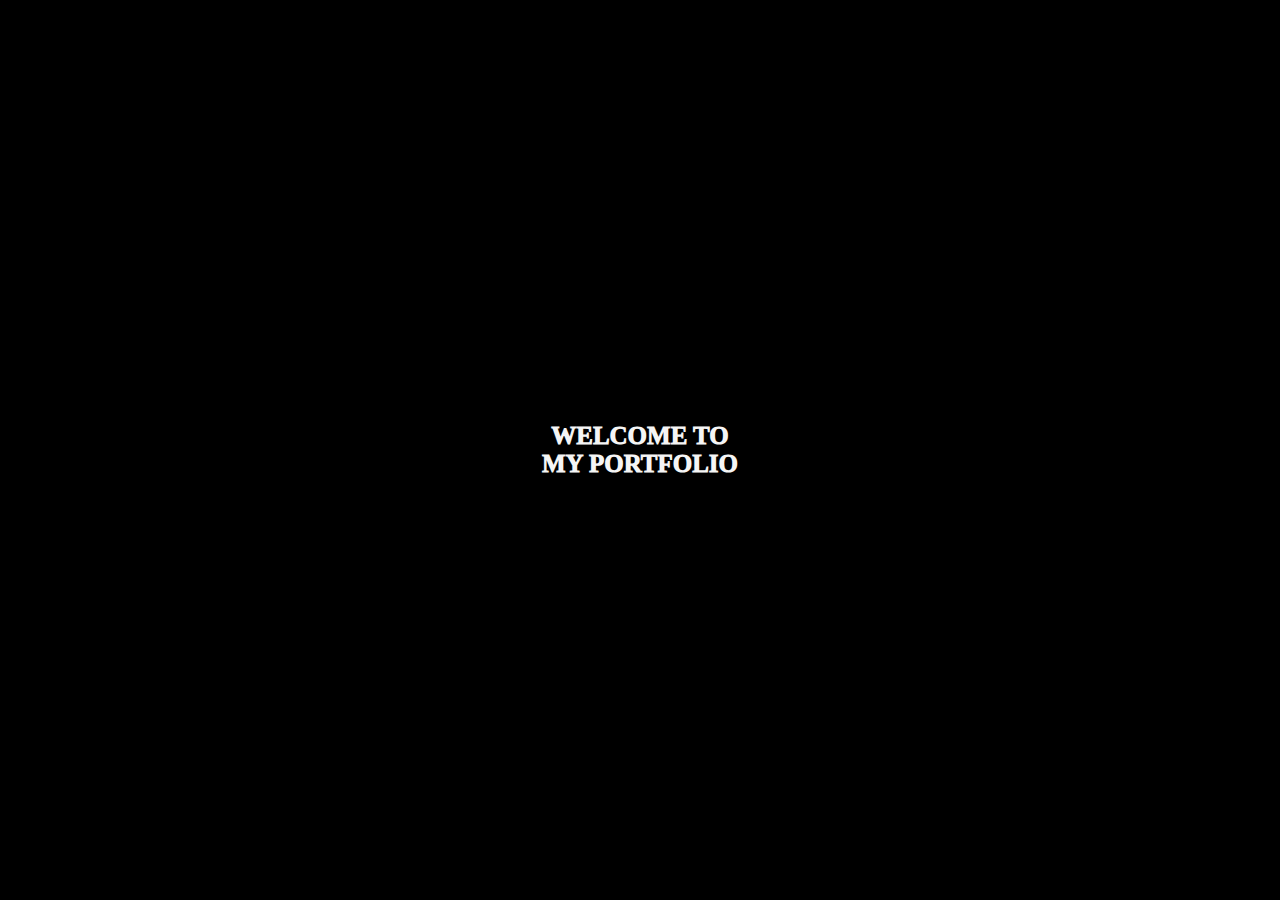
<file: index.html>
<!DOCTYPE html>
<html lang="en">

<head>
    <meta charset="UTF-8">
    <meta name="viewport" content="width=device-width, initial-scale=1.0">
    <title> I.K Portfolio</title>
    <link rel="stylesheet" href="/css/style.css">
    <link rel="icon" href="unnamed.png">
    <link rel="stylesheet" href="https://cdnjs.cloudflare.com/ajax/libs/font-awesome/6.5.1/css/all.min.css"
        integrity="sha512-DTOQO9RWCH3ppGqcWaEA1BIZOC6xxalwEsw9c2QQeAIftl+Vegovlnee1c9QX4TctnWMn13TZye+giMm8e2LwA=="
        crossorigin="anonymous" referrerpolicy="no-referrer" />
    <link rel="stylesheet" href="/css/media.css">
</head>

<body>

    <div class="preloader">
        <div class="loader">WELCOME TO <br>MY PORTFOLIO</div>
    </div>
    <div class="main">
        <div class="nav">
            <ul class="logo">
                <a href="#">
                    <span>I</span>rfan
                </a>
            </ul>
            <div class="nav-toggler">
                <i class="fas fa-bars"></i>
            </div>
            <div class="navbar">
                <ul>
                    <li class="hide"><a href="#home" class="active">Home</a></li>
                    <li><a href="#about" class="abouthide">About</a></li>
                    <li><a href="#portfolio">Portfolio</a></li>
                    <li><a href="#contact">Contact</a></li>
                </ul>
            </div>
        </div>

        <!-- ----------home section------- -->
        <div class="main-content">
            <section class="home section" id="home">
                <div class="container padding-15">
                    <div class="socialicon ">
                       
                        <a href="https://www.linkedin.com/in/irfan-khan-00776431b/" target="_blank"><i
                                class="fa-brands fa-linkedin"></i></a>
                        <a href="https://www.behance.net/irfankhan724" target="_blank">
                            <i class="fa-brands fa-behance"></i></a>
                    </div>
                    <div class="information">
                        <h3>Hello, I Am</h3>
                        <h1>Irfan </h1>
                        <p>UI/UX Designer  and  <br>Website designing </p>
                    </div>
                    <div class="resume btn padding-15"><a href="UI UX resume.png" target="_blank">Download CV</a>
                    </div>
                </div>
                <div class="profileimage">
                    <img src="image/WhatsApp Image 2025-10-16 at 11.04.59 AM.jpeg" alt="">
                </div>
            </section>

            <!-- ----------about section-------- -->
            <section class="about section" id="about">
                <div class="container padding-15">
                    <div class="row">
                        <div class="section-title">
                            <h2>About Me</h2>
                        </div>
                        <div class="row">
                            <div class="about-content">
                                <div class="row">
                                    <div class="about-self">
                                        <h1>My Name Is Irfan khan</h1>
                                        <p>My name is Irfan Khan. I am currently pursuing my B.A. graduation (second year running)  and building <br> my skills as a UI/UX designer. I am passionate about creating  user-friendly and creative digital experiences,<br> and I am continuously learning to improve my design skills.</p>
                                    </div>
                                </div>
                                <div class="row">
                                    <div class="personalinfo">
                                        <h3>Personal Info</h3>
                                        <div class="row">
                                            <div class="info">
                                                <p>Birdhday : <span>29 Jul 2025</span></p>
                                            </div>
                                            <div class="info">
                                                <p>Age : <span>20</span></p>
                                            </div>
                                            <div class="info">
                                                <p>Email ID : <span>irfankhan797651@gmail.com</span></p>
                                            </div>
                                            <div class="info">
                                                <p>Mobile Num : <span>7976157299</span></p>
                                            </div>
                                            <div class="info">
                                                <p>Address : <span>zahra residensi  M S Dulplex, Sahe Alam Road Danilimda,
                                                        </span></p>
                                            </div>
                                            <div class="info">
                                                <p>City : <span>Ahmedabad</span></p>
                                            </div>
                                        </div>
                                    </div>
                                    <div class="skills">
                                        <h3>skills</h3>
                                        <div class="row padding-15">
                                            <div class="skillsitem">
                                                <h5>FIGMA</h5>
                                                <div class="progress">
                                                    <div class="progressbar" style="width: 90%;">
                                                    </div>
                                                    <div class="skillpercentage">
                                                        90%
                                                    </div>
                                                </div>
                                            </div>
                                            <div class="skillsitem">
                                                <h5>ADOBE XD</h5>
                                                <div class="progress">
                                                    <div class="progressbar" style="width: 85%;">
                                                    </div>
                                                    <div class="skillpercentage">
                                                        85%
                                                    </div>
                                                </div>
                                            </div>
                                            <div class="skillsitem">
                                                <h5>PHOTOSHOP</h5>
                                                <div class="progress">
                                                    <div class="progressbar" style="width: 70%;">
                                                    </div>
                                                    <div class="skillpercentage">
                                                        70%
                                                    </div>
                                                </div>
                                            </div>
                                            <div class="skillsitem">
                                                <h5>WIREFRAMING</h5>
                                                <div class="progress">
                                                    <div class="progressbar" style="width: 60%;">
                                                    </div>
                                                    <div class="skillpercentage">
                                                        60%
                                                    </div>
                                                </div>
                                            </div>
                                            <div class="skillsitem">
                                                <h5>HTML/CSS</h5>
                                                <div class="progress">
                                                    <div class="progressbar" style="width: 60%;">
                                                    </div>
                                                    <div class="skillpercentage">
                                                        50%
                                                    </div>
                                                </div>
                                            </div>
                                            

                                        </div>
                                    </div>
                                </div>
                            </div>
                        </div>
                    </div>
                </div>
            </section>
            <!-- ----------portfolio section-------  -->
            <section class="portfolio section" id="portfolio">
                <div class="portcontainer padding-15">
                    <div class="row">
                        <div class="section-title">
                            <h2>Portfolio</h2>
                        </div>
                        <div class="row">
                            <div class="portcontent">
                                <div class="row">
                                    <div class="project-gallery">
                                        <div class="site1">
                                            <a href="/flex/index.html" target="_blank"><img src="/image/flex.png"
                                                    alt="">
                                                <h3>FLEX</h3>
                                            </a>
                                        </div>

                                        <div class="site1">
                                            <a href="/grid/Coffee Website/index.html"><img src="/image/grid.png" alt="">
                                                <h3>grid</h3>
                                            </a>
                                        </div>
                                        <div class="site1">
                                            <a href="/Bootstrap/index.html"><img src="/image/bootstrap.png" alt="">
                                                <h3 style="left: 40px;">bootstrap</h3>
                                            </a>
                                        </div>
                                    </div>
                                </div>
                            </div>
                        </div>
                    </div>
                </div>
            </section>

            <!-- -----------contact section----------- -->
            <section class="contact section" id="contact">
                <div class="contact-container padding-15">
                    <div class="row">
                        <div class="section-title">
                            <h2 style="color: white;">Contact</h2>
                        </div>
                        <div class="submitform">
                            <form action="">
                                <div class="row1">
                                    <div class="input-name">
                                        <input type="text" id="name" required>
                                        <label for="name">Name</label>
                                    </div>
                                    <div class="input-name">
                                        <input type="text" id="num" required>
                                        <label for="num">Mobile Number</label>
                                    </div>
                                </div>
                                <div class="input-name">
                                    <input type="email" id="email" required>
                                    <label for="email">Email</label>
                                </div>
                                <div class="input-name">
                                    <textarea id="message" rows="6" required></textarea>
                                    <label for="email">Message</label>
                                </div>
                                <div class="btn1">
                                    <button type="submit">Send message</button>
                                </div>

                            </form>
                        </div>
                    </div>
                </div>
            </section>
        </div>
    </div>

    <script src="/js/style.js"></script>
</body>

</html>
</file>
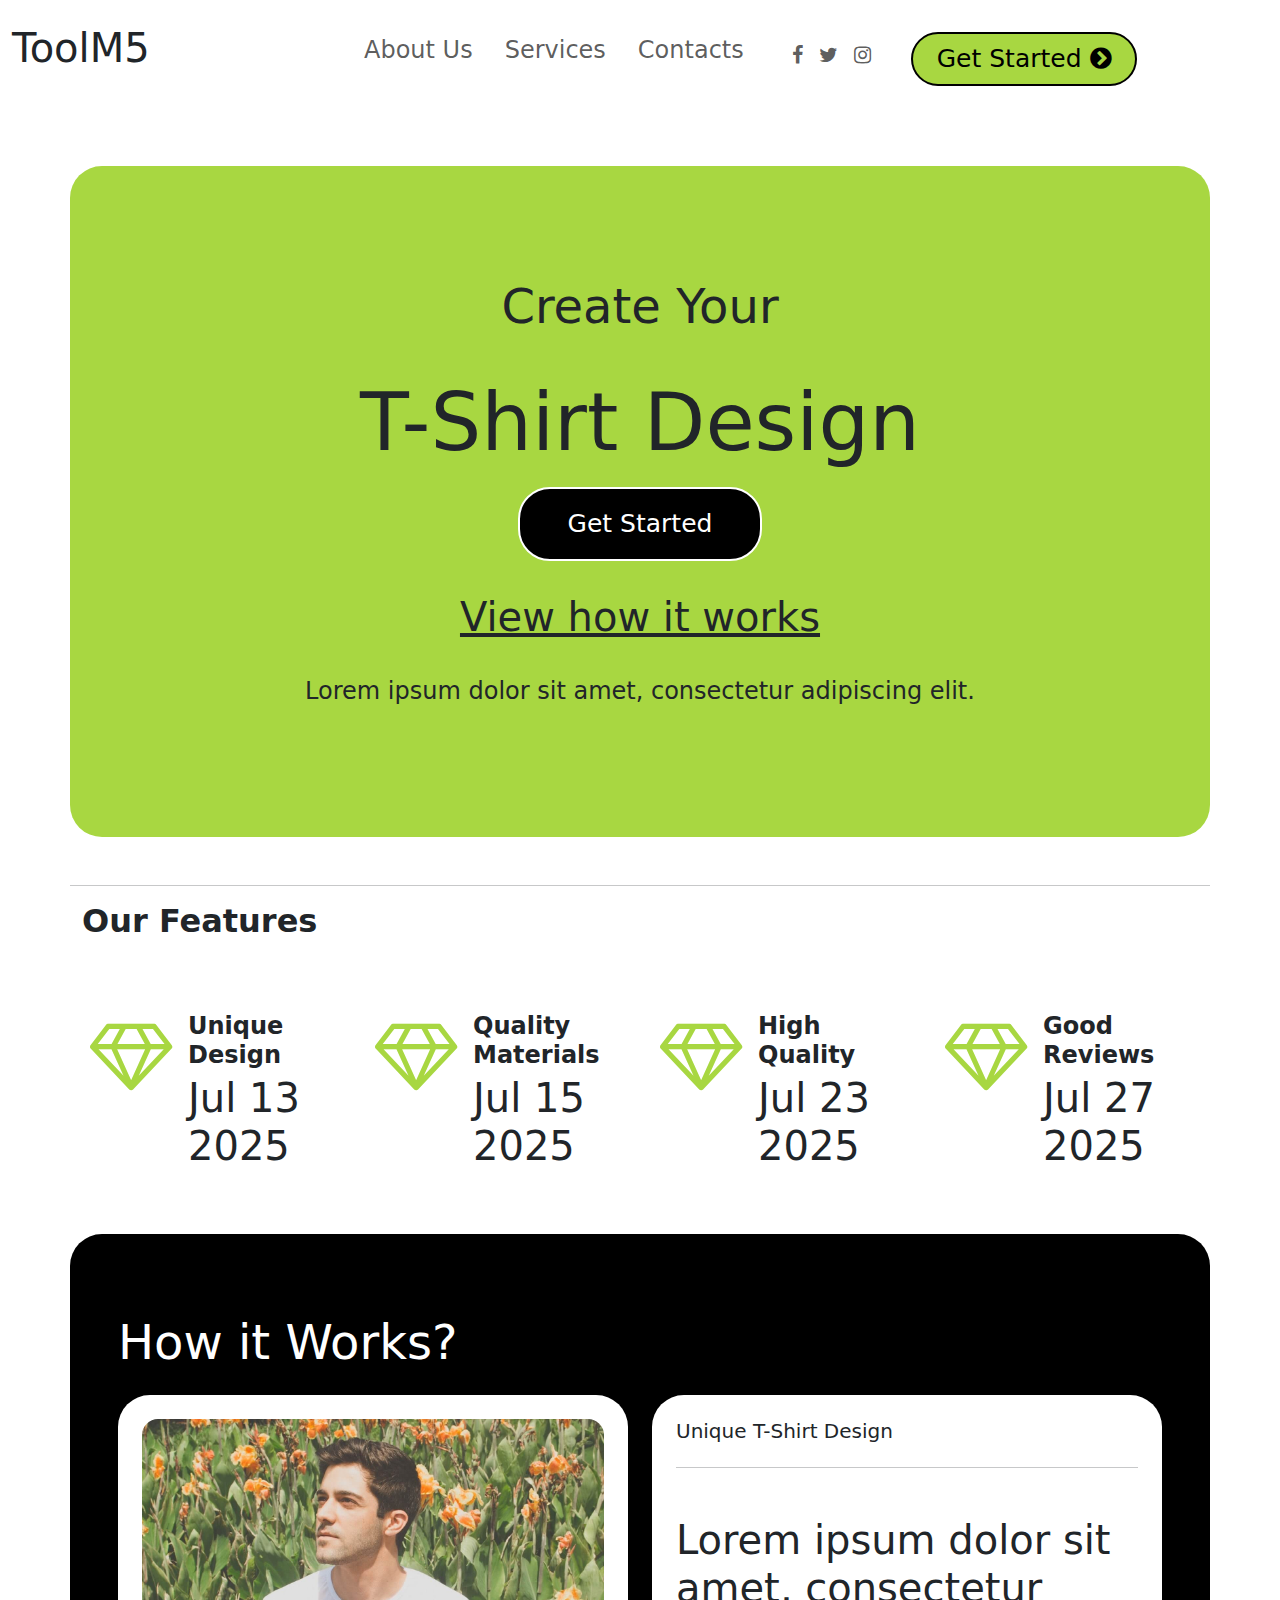
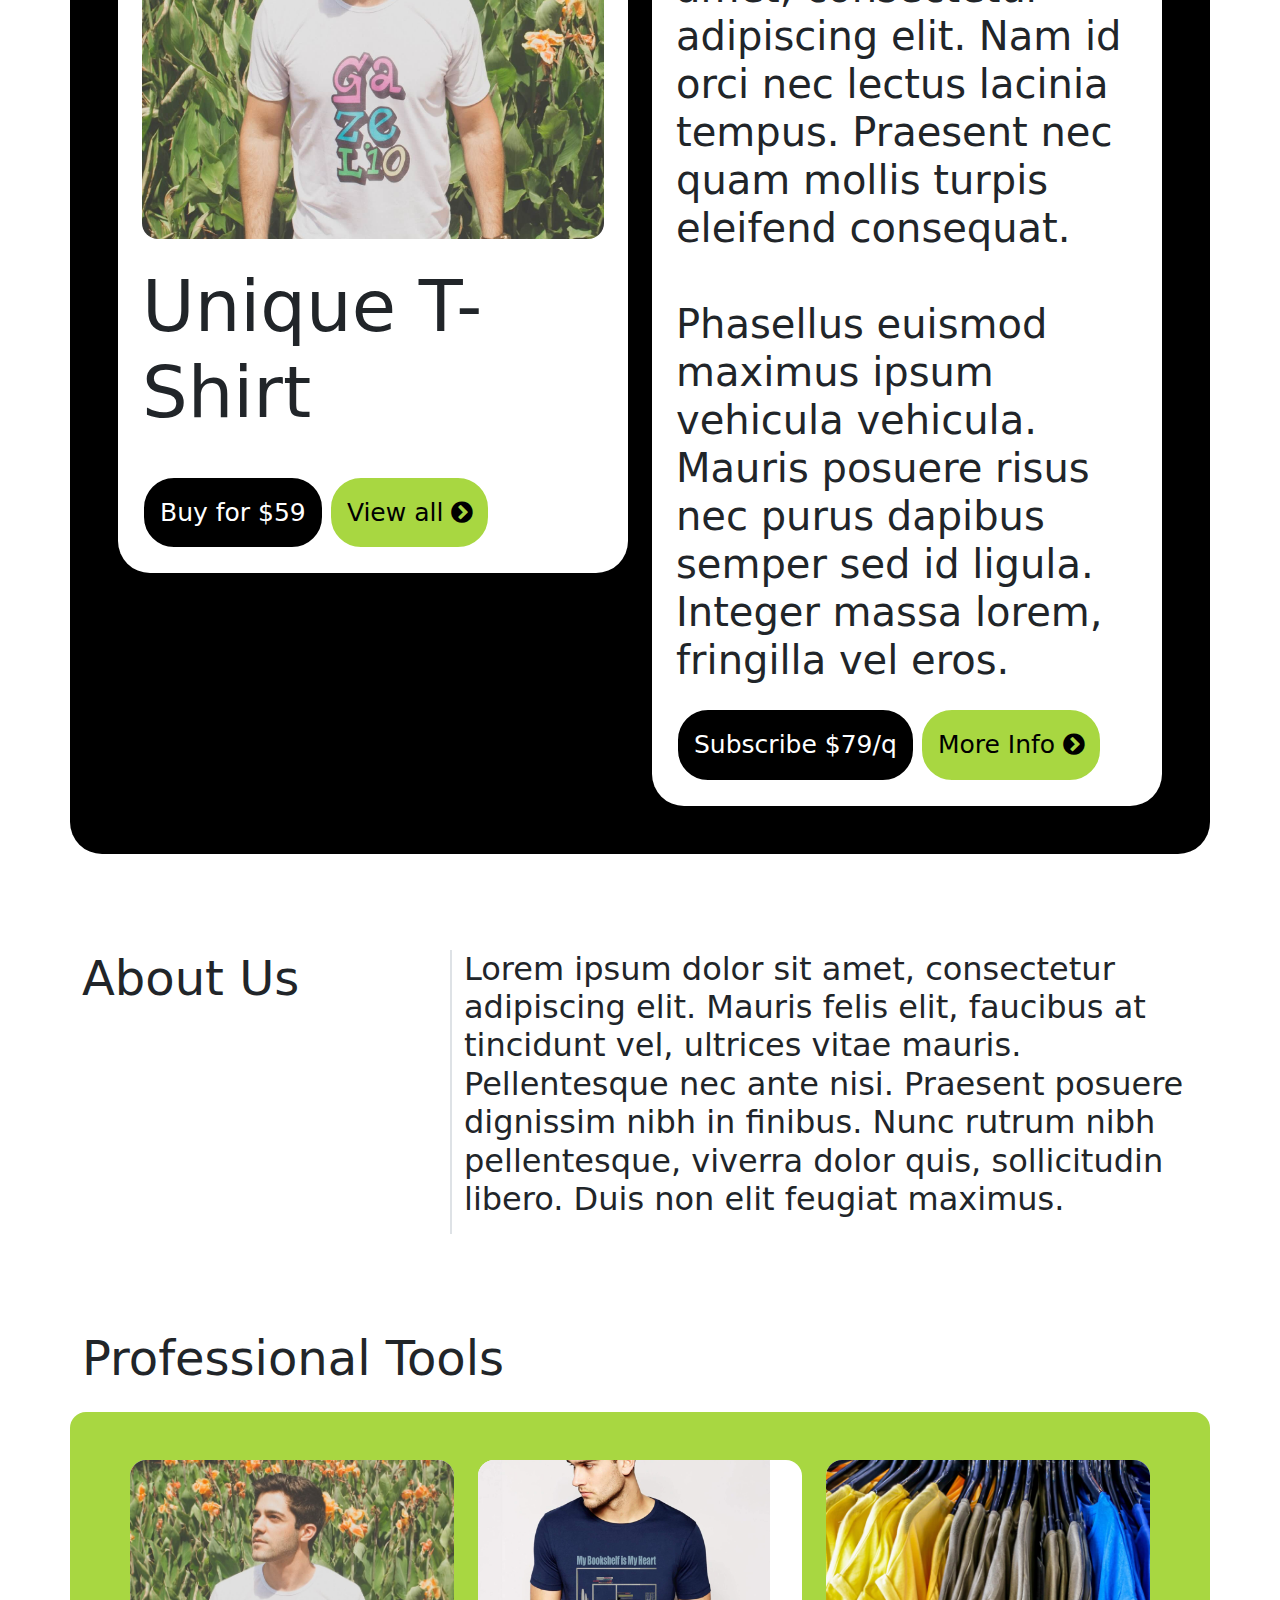
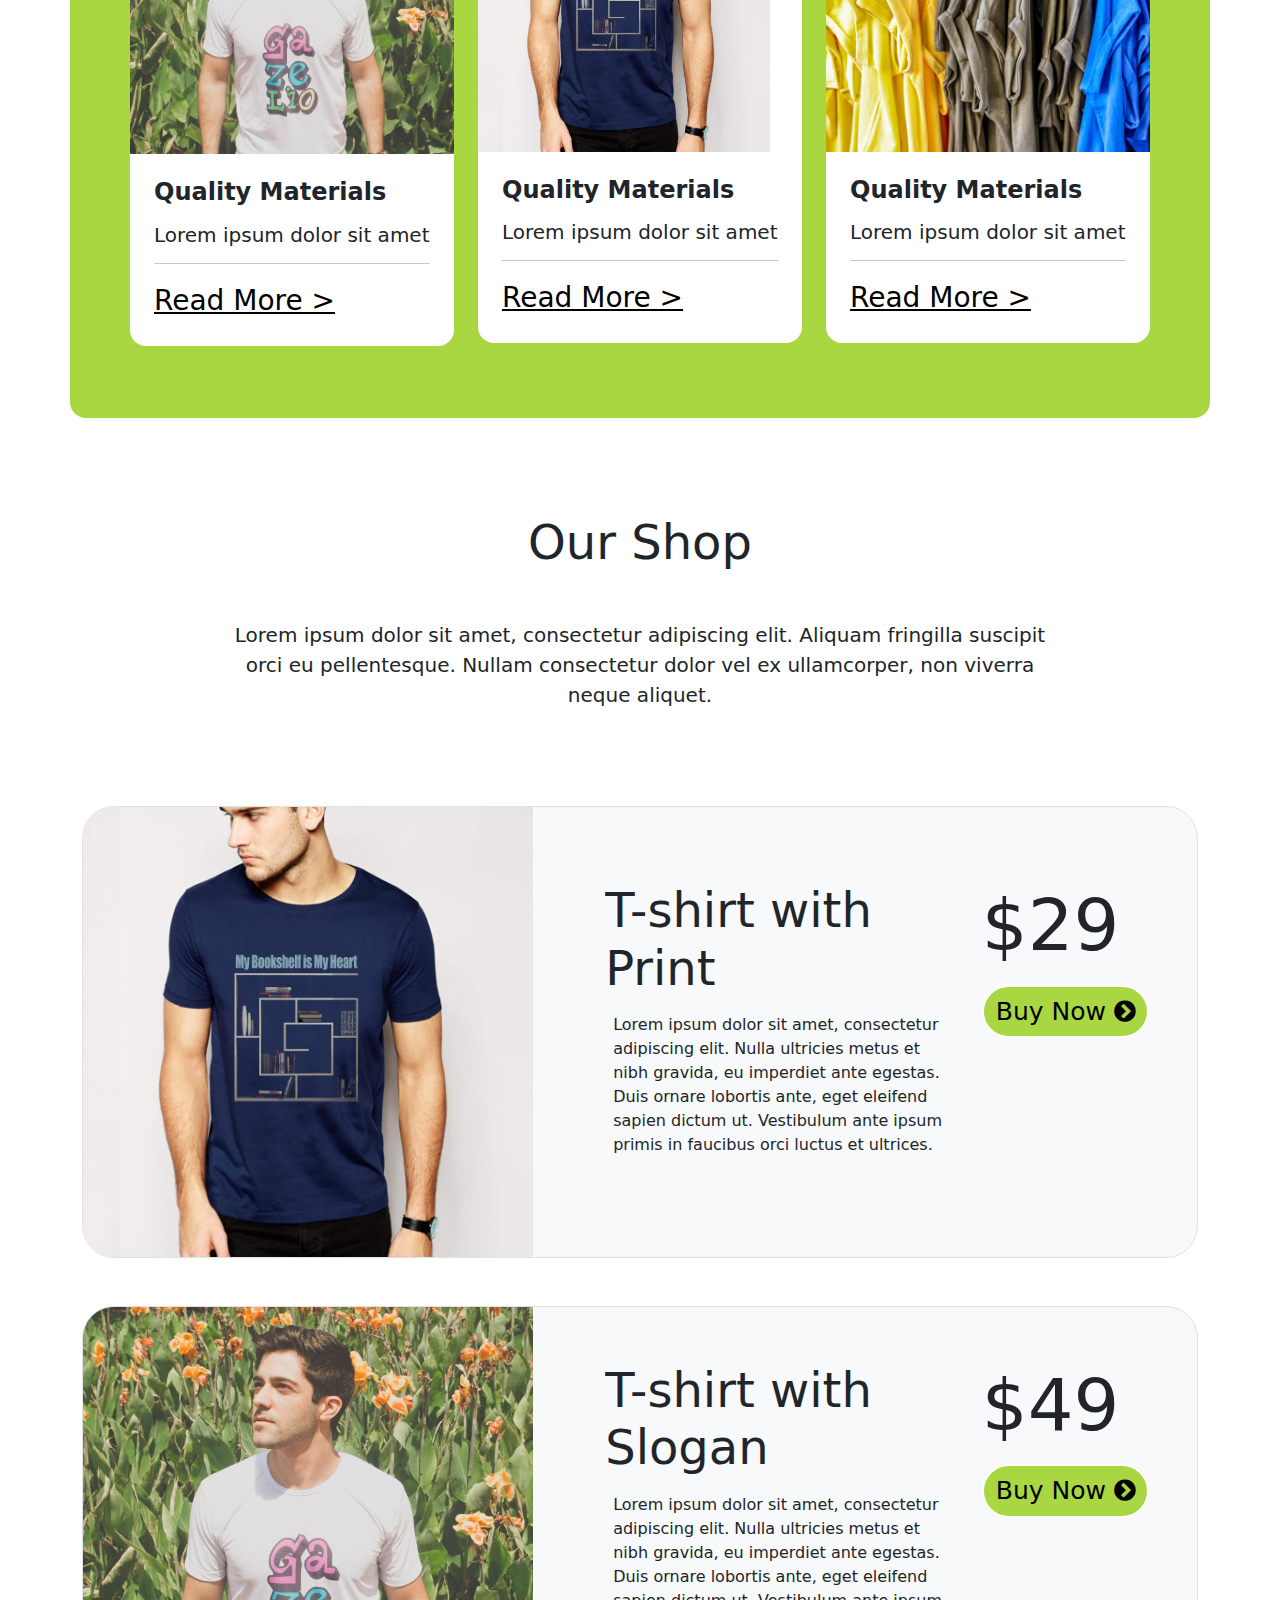
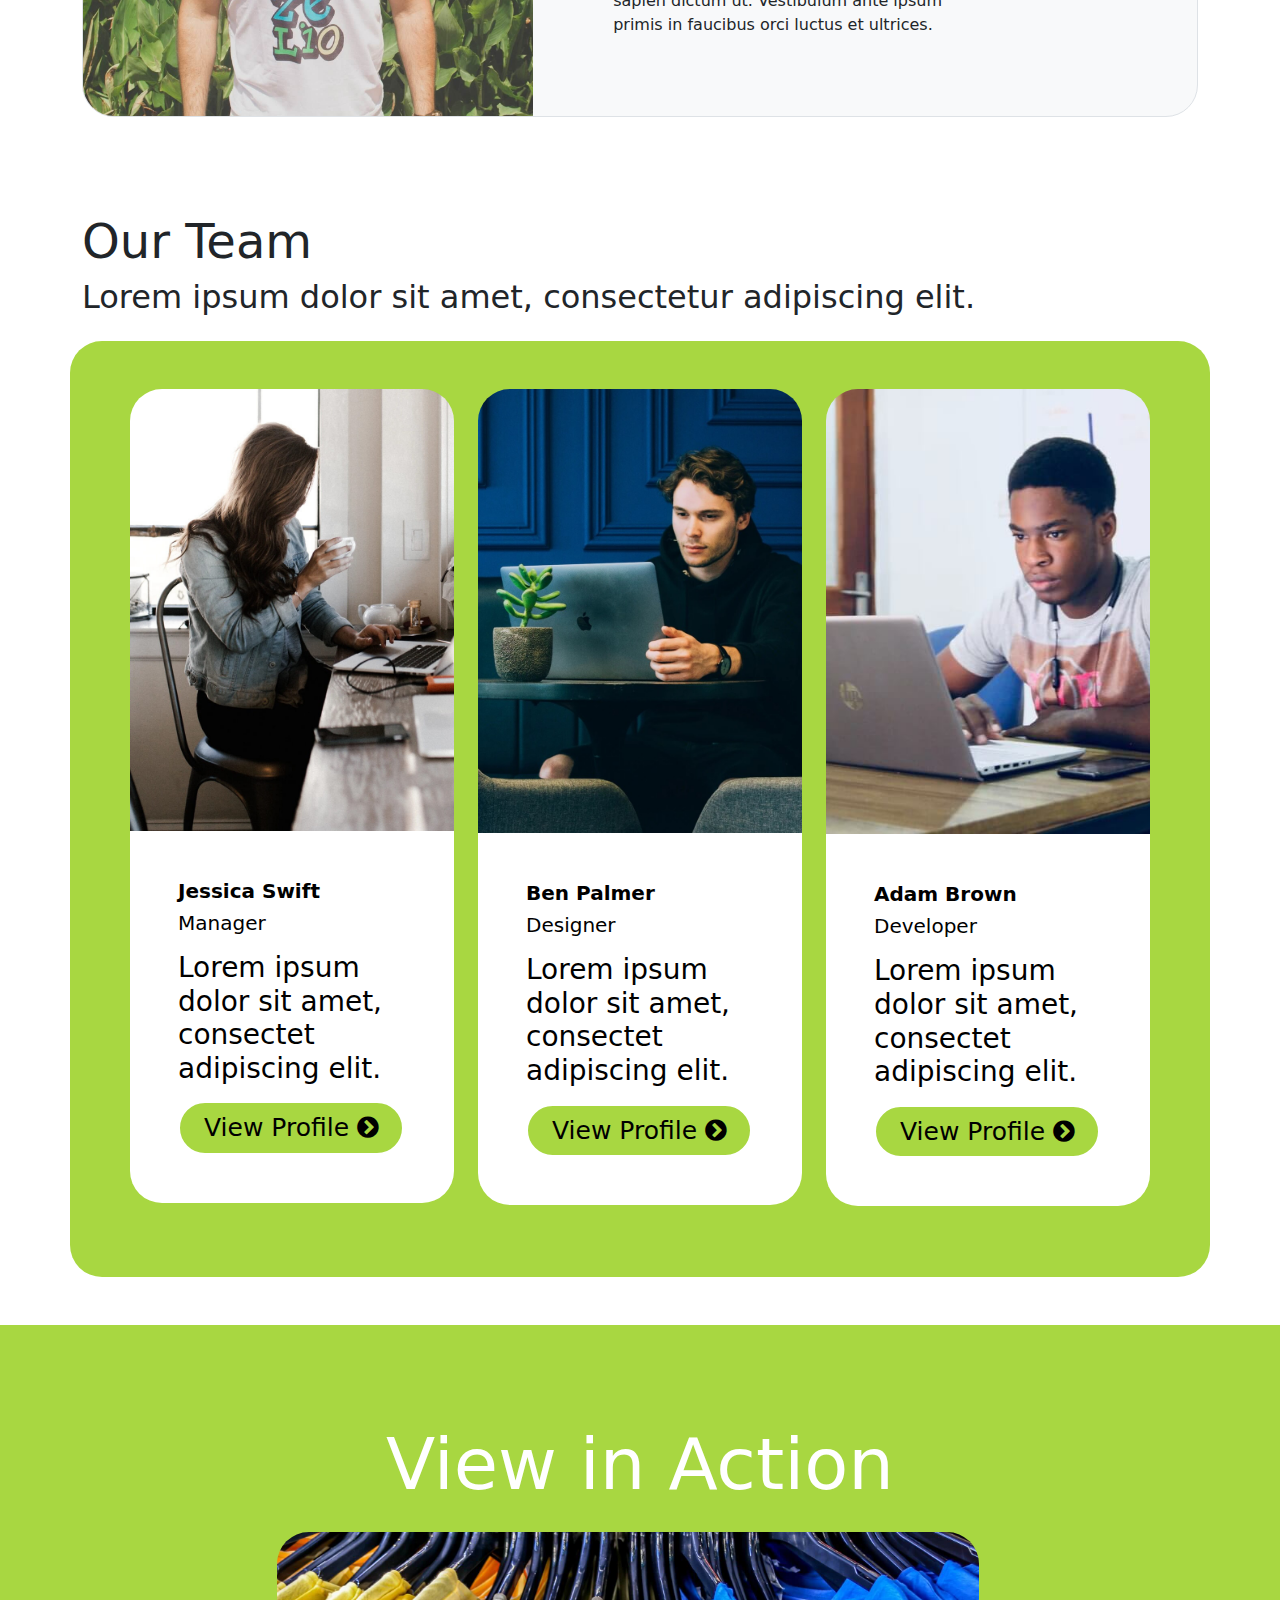
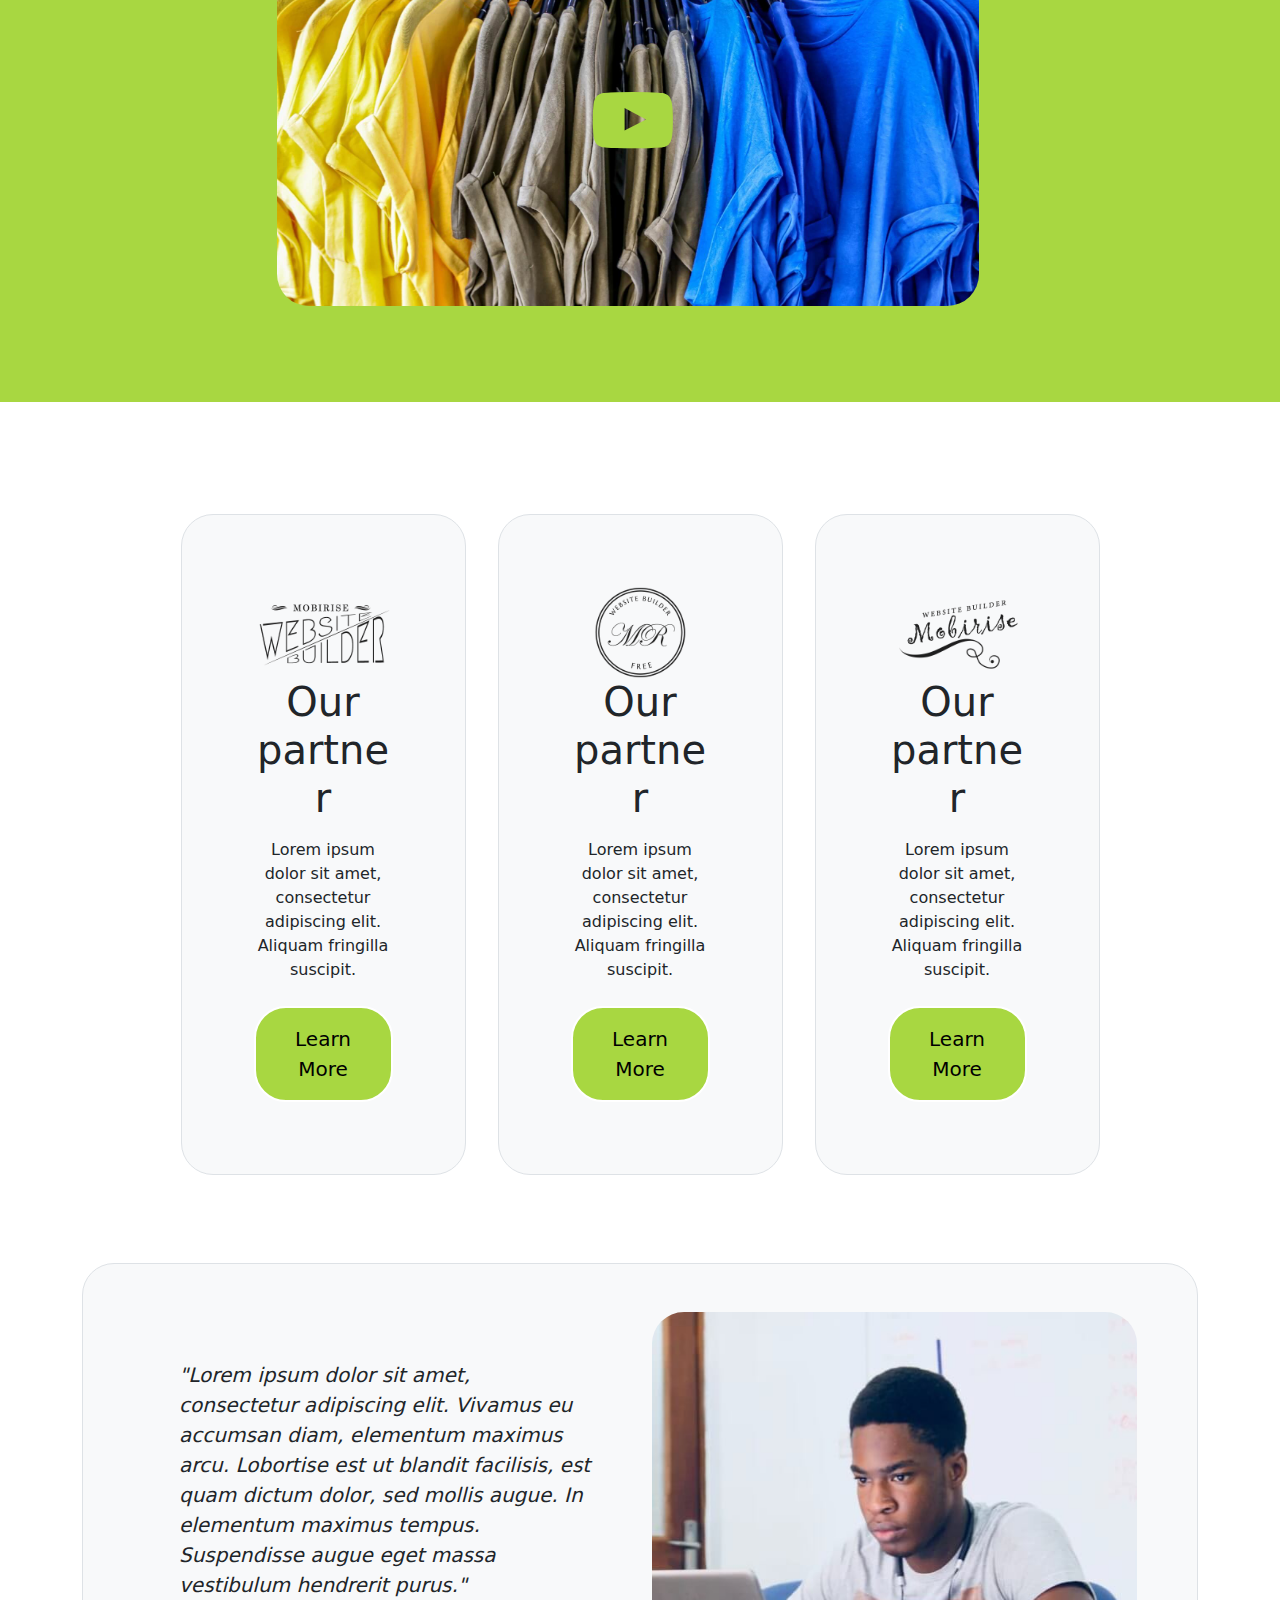
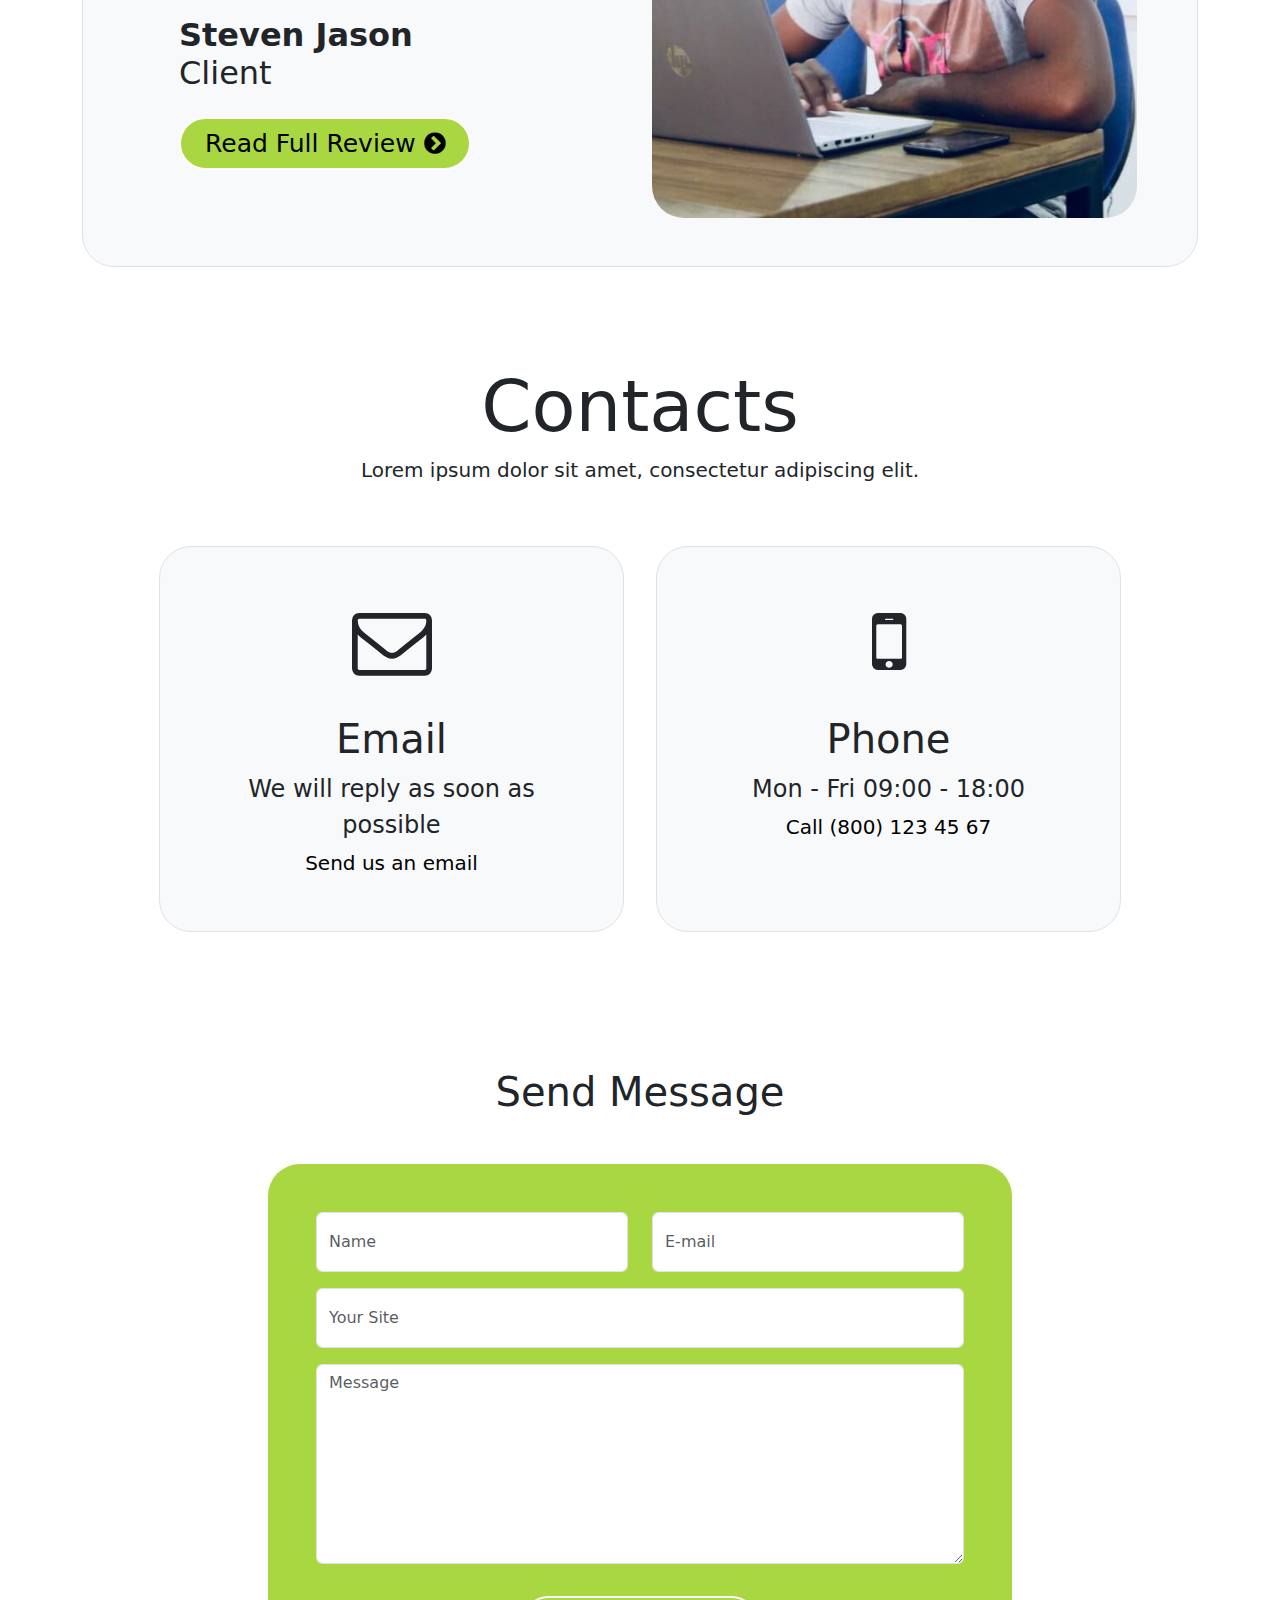
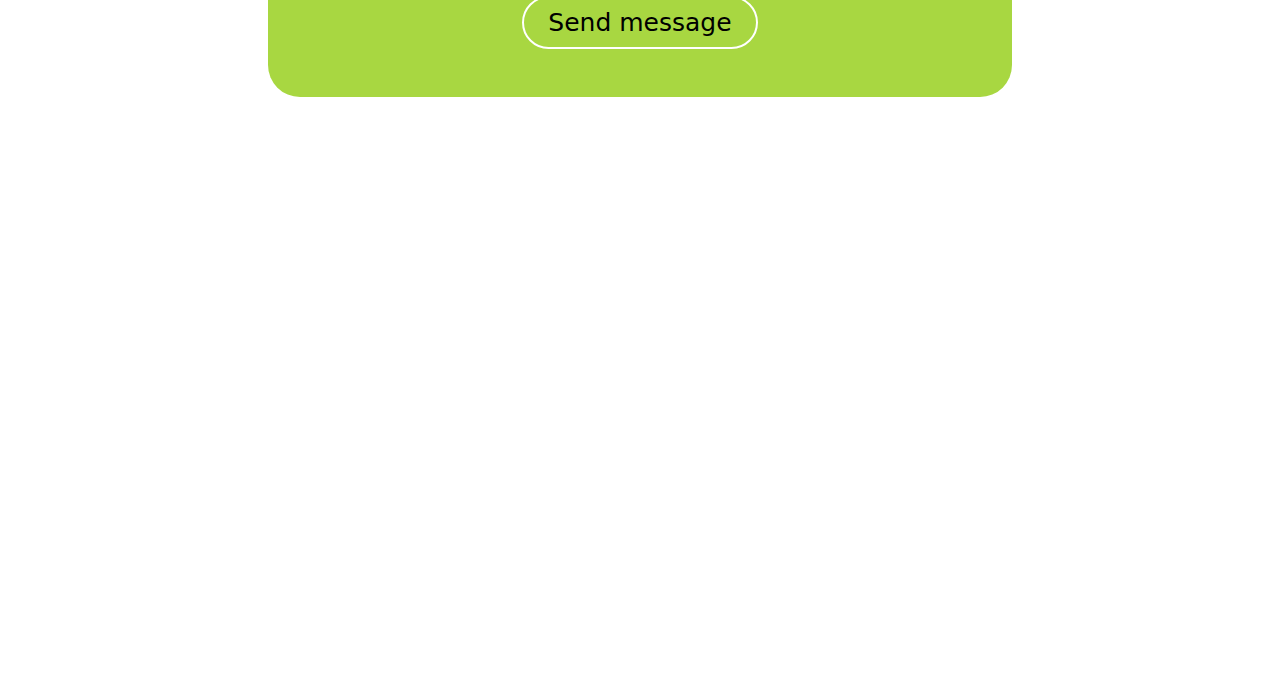
<file: Bootstrap/index.html>
<!DOCTYPE html>
<html lang="en">

<head>
    <meta charset="UTF-8">
    <meta http-equiv="X-UA-Compatible" content="IE=edge">
    <meta name="viewport" content="width=device-width, initial-scale=1.0">
    <title>T-shirt Desigen</title>
    <link href="https://cdn.jsdelivr.net/npm/bootstrap@5.2.3/dist/css/bootstrap.min.css" rel="stylesheet">
    <script src="https://cdn.jsdelivr.net/npm/bootstrap@5.2.3/dist/js/bootstrap.bundle.min.js"></script>
    <link rel="stylesheet" href="style.css">
    <link rel="stylesheet" href="https://cdnjs.cloudflare.com/ajax/libs/font-awesome/4.7.0/css/font-awesome.min.css">
</head>

<body>
    
    <section>
        <div class="main container-fluid">
            <div class="row">
                <div class="nav1 col-3 py-4 ">
                    <a class="navbar-brand h1 fs-1 " href="#">ToolM5</a>
                </div>
                <div class="nav2 col-9 p-3  ">
                    <nav class="navbar navbar-expand-lg navbar-expand-md">
                        <div class="container text-sm-end">
                            <button class="navbar-toggler " type="button" data-bs-toggle="collapse"
                                data-bs-target="#collapsibleNavbar">
                                <span class="navbar-toggler-icon "></span>
                            </button>
                            <div class="collapse navbar-collapse text-center " id="collapsibleNavbar">
                                <ul class="navbar-nav nav-dropdown ">
                                    <li class="nav-item ">
                                        <a class="nav-link fs-4  mx-xl-2  my-auto mx-lg-0 text-sm-center" href="#">About Us</a>
                                    </li>
                                    <li class="nav-item">
                                        <a class="nav-link fs-4  mx-xl-2 my-auto mx-lg-0 text-sm-center" href="#">Services</a>
                                    </li>
                                    <li class="nav-item">
                                        <a class="nav-link fs-4  mx-xl-2 my-auto mx-lg-0 text-sm-center" href="#">Contacts</a>
                                    </li>
                                    <li class="nav-item ">
                                        <ul class="navbar-nav d-sm-flex py-2 flex-row mx-lg-0  justify-content-sm-center ">
                                            <li class="nav-item ps-4">
                                                <a class="nav-link fs-5" href="#"><i class="fa fa-facebook"
                                                        aria-hidden="true"></i></a>
                                            </li>
                                            <li class="nav-item  fs-5">
                                                <a class="nav-link" href="#"><i class="fa fa-twitter "
                                                        aria-hidden="true"></i></a>
                                            </li>
                                            <li class="nav-item fs-5">
                                                <a class="nav-link" href="#"><i class="fa fa-instagram"
                                                        aria-hidden="true"></i></a>
                                            </li>
                                        </ul>
                                    </li>
                                    <li class="nav-item">
                                        <a class="nav-link text-sm-center" href="#">
                                            <span class="btn  rounded-5 px-4 mx-4 text-black " style="background-color: rgba(168,215,65,255);border: 2px solid black">Get
                                                Started <span><i class="fa fa-chevron-circle-right justify-content-sm-center" aria-hidden="true"></i></span></span>
                                        </a>
                                    </li>
                                </ul>
                            </div>
                        </div>
                    </nav>
                </div>
            </div>
        </div>
    </section>

    <section>
        <div class="container mt-5">
            <!-- <div class="row row-bg justify-content-center">
                <div class="col-12 col-md-12 col-lg-8">
                    <div class="text-wrapper align-left">
                        <h1 class="mbr-section-title align-left mbr-fonts-style mb-4 display-5">Create your</h1>
                        <p class="mbr-text align-left mbr-fonts-style display-1">T-Shirt Design</p> 
                    </div>
                </div>
            </div> -->
            <div class="row bg1 row-bg justify-content-center rounded-5 text-center py-5">
                <div class="col-12 col-md-12 col-lg-8 py-5">
                    <h1 class="align-left mb-4 display-5 pt-3">Create Your</h1>
                    <p class="mbr-text align-left display-1 pt-3">T-Shirt Design</p>
                    <!-- <div class="mbr-section-btn mt-4">
                        <a href="" class="btn btn-lg btn-block display-7">Get Started</a>
                    </div> -->
                    <button type="button" id="button" class="btn py-3 rounded-5 p-3 px-5">Get Started</button>
                    <p class="mbr-text2 ali
                     pt-3 mbr-fonts-style display-6 my-3">
                        <strong><ins>View how it works</ins></strong>
                    </p>
                    <p class="mbr-text3 align-left py-3 mbr-fonts-style fs-4">
                        Lorem ipsum dolor sit amet, consectetur adipiscing elit.</p>
                </div>

            </div>
        </div>
    </section>

    <section>
        <div class="container mt-5 mb-5">
            <div class="row justify-content-center">
                <hr>
                <div class="col-12 mb-5">
                    <h2 class=""><strong> Our Features</strong></h2>
                </div>
                <div class="card col-12 col-md-6 col-lg-3">
                    <div class="card-wrapper d-flex flex-row mt-3 mb-3">
                        <div class="iconfont-wrapper display-2 ms-2 me-3">
                            <i id="icon" class="fa fa-diamond" aria-hidden="true"></i>
                        </div>
                        <div class="card-box">
                            <h4 class="card-title mbr-fonts-style mb-1 display-7"><strong>Unique Design</strong></h4>
                            <h5 class="card-text mbr-fonts-style display-6">Jul 13 2025</h5>
                        </div>
                    </div>
                </div>
                <div class="card col-12 col-md-6 col-lg-3">
                    <div class="card-wrapper d-flex flex-row mt-3 mb-3">
                        <div class="iconfont-wrapper display-2 ms-2 me-3">
                            <i id="icon" class="fa fa-diamond" aria-hidden="true"></i>
                        </div>
                        <div class="card-box">
                            <h4 class="card-title mbr-fonts-style mb-1 display-7"><strong>Quality Materials</strong>
                            </h4>
                            <h5 class="card-text mbr-fonts-style display-6">Jul 15 2025</h5>
                        </div>
                    </div>
                </div>
                <div class="card col-12 col-md-6 col-lg-3">
                    <div class="card-wrapper d-flex flex-row mt-3 mb-3">
                        <div class="iconfont-wrapper display-2 ms-2 me-3">
                            <i id="icon" class="fa fa-diamond" aria-hidden="true"></i>
                        </div>
                        <div class="card-box">
                            <h4 class="card-title mbr-fonts-style mb-1 display-7"><strong>High Quality</strong></h4>
                            <h5 class="card-text mbr-fonts-style display-6">Jul 23 2025</h5>
                        </div>
                    </div>
                </div>
                <div class="card col-12 col-md-6 col-lg-3">
                    <div class="card-wrapper d-flex flex-row mt-3 mb-3">
                        <div class="iconfont-wrapper display-2 ms-2 me-3">
                            <i id="icon" class="fa fa-diamond" aria-hidden="true"></i>
                        </div>
                        <div class="card-box">
                            <h4 class="card-title mbr-fonts-style mb-1 display-7"><strong>Good Reviews</strong></h4>
                            <h5 class="card-text mbr-fonts-style display-6">Jul 27 2025</h5>
                        </div>
                    </div>
                </div>
            </div>
        </div>
    </section>

    <section class="pb-5">
        <div class="container bg-black rounded-5 p-5">
            <div class="row justify-content-center row-bg mt-4 ">
                <div class="col-12 pb-4">
                    <h4 class="display-5 text-white pt-2 mb-0 align-left">How it Works?</h4>
                </div>

                <div class="col-12 md-pb col-md-12 col-lg-6 first">
                    <div class="card item-wrapper p-4 rounded-5">
                        <div class="item-img">
                            <img class="rounded-4" src="img/pic1.jpeg" alt="" height="100%" width="100%">
                        </div>
                        <div class="item-content">
                            <h5 class="item-title align-left mt-4 mb-3 mbr-fonts-style display-2">Unique T-Shirt</h5>
                        </div>

                        <div class="mbr-section-btn pt-4 mb-0 align-right"><a href=""
                                class="btn rounded-5 p-3 item-btn btn-black-outline display-7" target="_blank">Buy for
                                $59</a>
                            <a href="" class="btn rounded-5 p-3 item-btn btn-primary display-7 buy" target="_blank">
                                <span
                                    class=""></span>View
                                all <span><i class="fa fa-chevron-circle-right" aria-hidden="true"></i></span></a>
                        </div>
                    </div>
                    <br>
                </div>
                <div class="сol-12 md-pb col-md-12 col-lg-6 first">
                    <div class="card item-wrapper rounded-5 p-4">
                        <div class="item-content">
                            <h5 class="item-title title-border align-left mb-4 mbr-fonts-style display-7">Unique T-Shirt
                                Design</h5>
                            <hr>
                            <p class="mbr-text align-left mt-5 mb-0 mbr-fonts-style display-6">Lorem ipsum dolor sit
                                amet, consectetur adipiscing elit. Nam id orci nec lectus lacinia tempus. Praesent nec
                                quam mollis turpis eleifend consequat. <br><br>Phasellus euismod maximus ipsum vehicula
                                vehicula. Mauris posuere risus nec purus dapibus semper sed id ligula. Integer massa
                                lorem, fringilla vel eros.</p>
                        </div>
                        <div class="item-content ">

                            <div class="mbr-section-btn pt-4 mb-0 align-right"><a href=""
                                    class="btn rounded-5 p-3 item-btn btn-black-outline display-7"
                                    target="_blank">Subscribe $79/q</a>
                                <a href="" class="btn rounded-5 p-3 item-btn btn-primary display-7 buy"
                                    target="_blank"><span
                                        class="mobi-mbri mobi-mbri-arrow-next mbr-iconfont mbr-iconfont-btn"></span>More
                                    Info <span><i class="fa fa-chevron-circle-right" aria-hidden="true"></i></span></a>
                            </div>
                        </div>
                    </div>
                </div>


            </div>
        </div>
    </section>

    <section>
        <div class="container py-5">
            <div class="row justify-content-center">
                <div class="col-12 col-md">
                    <h5 class="mbr-section-title mbr-fonts-style mb-4 display-5">About Us</h5>

                </div>

                <div class="col-md-12 col-lg-8 border-2 border-start">
                    <p class="mbr-text mbr-fonts-style display-6 fs-2">Lorem
                        ipsum dolor sit amet, consectetur adipiscing elit. Mauris felis elit, faucibus at tincidunt vel,
                        ultrices vitae mauris. Pellentesque nec ante nisi. Praesent posuere dignissim nibh in finibus.
                        Nunc
                        rutrum nibh pellentesque, viverra dolor quis, sollicitudin libero. Duis non elit feugiat
                        maximus.
                    </p>
                </div>
            </div>
        </div>
    </section>

    <section>
        <div class="container py-5">
            <div class="mbr-section-head pb-4">
                <h4 class="mbr-section-title mbr-fonts-style align-left mb-0 display-5">Professional Tools</h4>
            </div>
            <div class="row row-bg justify-content-center p-5 rounded-4" id="row">
                <div class="col-12 col-md-6 col-lg-4">
                    <div class="item-wrapper rounded-4 bg-white">
                        <div class="item-img">
                            <img src="img/pic1.jpeg" alt="" height="100%" width="100%">
                        </div>
                        <div class="item-content p-4">
                            <h6 class="align-left mb-3 display-7 fs-4"><strong>Quality Materials</strong></h6>
                            <h5 class="mb-2 align-left display-7 ">Lorem ipsum dolor sit amet</h5>
                            <hr>
                            <p class="display-7 mt-3 mb-0 align-left fs-3 "><a href="#" class="text-black">Read More
                                    &gt;</a></p>
                        </div>
                    </div>
                    <br>
                </div>

                <div class="col-12 col-md-6 col-lg-4">
                    <div class="item-wrapper rounded-4 bg-white">
                        <div class="item-img">
                            <img src="img/pic2.jpg" alt="" height="100%" width="90%">
                        </div>
                        <div class="item-content p-4">
                            <h6 class="align-left mb-3 display-7 fs-4"><strong>Quality Materials</strong></h6>
                            <h5 class="mb-2 align-left display-7 ">Lorem ipsum dolor sit amet</h5>
                            <hr>
                            <p class="display-7 mt-3 mb-0 align-left fs-3 "><a href="#" class="text-black">Read More
                                    &gt;</a></p>
                        </div>
                    </div>
                    <br>
                </div>

                <div class="col-12 col-md-6 col-lg-4">
                    <div class="item-wrapper rounded-4 bg-white">
                        <div class="item-img">
                            <img src="img/pic3.jpg" alt="" height="100%" width="135%">
                        </div>
                        <div class="item-content p-4">
                            <h6 class="align-left mb-3 display-7 fs-4"><strong>Quality Materials</strong></h6>
                            <h5 class="mb-2 align-left display-7 ">Lorem ipsum dolor sit amet</h5>
                            <hr>
                            <p class="display-7 mt-3 mb-0 align-left fs-3 "><a href="#" class="text-black">Read More
                                    &gt;</a></p>
                        </div>
                    </div>

                </div>

            </div>

        </div>
    </section>

    <section>
        <div class="container py5">
            <div class="row justify-content-center">
                <div class="col-md-12 col-lg-9 mt-5">

                    <h4 class="align-left text-center mbr-fonts-style mb-5 display-5">
                        Our Shop</h4>
                    <p class="mbr-text align-left text-center mb-5 mbr-fonts-style display-7 fs-5">
                        Lorem ipsum dolor sit amet, consectetur adipiscing elit. Aliquam fringilla suscipit orci eu
                        pellentesque. Nullam consectetur dolor vel ex ullamcorper, non viverra neque aliquet.</p>
                </div>
            </div>
        </div>
    </section>

    <section>
        <div class="container py-5">
            <div class="card rounded-5 border bg-light" id="item">
                <div class="card-wrapper">
                    <div class="row align-items-center">
                        <div class="col-12 col-md-5">
                            <div class="image-wrapper">
                                <img src="img/pic2.jpg" alt="Mobirise" height="100%" width="100%">
                            </div>
                        </div>
                        <div class="col-12 col-md">
                            <div class="card-box p-5">
                                <div class="row">
                                    <div class="col-md">
                                        <h6 class="card-title mbr-fonts-style display-5">T-shirt with Print</h6>
                                        <p class="mbr-text mbr-fonts-style p-2 display-7">
                                            Lorem ipsum dolor sit amet, consectetur adipiscing elit. Nulla ultricies
                                            metus
                                            et nibh gravida, eu imperdiet ante egestas. Duis ornare lobortis ante, eget
                                            eleifend sapien dictum ut. Vestibulum ante ipsum primis in faucibus orci
                                            luctus
                                            et ultrices.</p>
                                    </div>
                                    <div class="col-md-auto">
                                        <p class="price mbr-fonts-style display-2">$29</p>
                                        <div class="mbr-section-btn"><a href="https://mobiri.se"
                                                class="btn buy rounded-5 display-4"><span
                                                    class="mobi-mbri mobi-mbri-arrow-next mbr-iconfont mbr-iconfont-btn"></span>
                                                Buy Now <span><i class="fa fa-chevron-circle-right" aria-hidden="true"></i></span>
                                            </a></div>
                                    </div>
                                    <div></div>
                                </div>
                            </div>
                        </div>
                    </div>
                </div>
            </div>
            <br>
            <br>
            <div class="card rounded-5 border bg-light" id="item">
                <div class="card-wrapper">
                    <div class="row align-items-center">
                        <div class="col-12 col-md-5">
                            <div class="image-wrapper">
                                <img src="img/pic1.jpeg" alt="Mobirise" height="100%" width="100%">
                            </div>
                        </div>
                        <div class="col-12 col-md">
                            <div class="card-box p-5">
                                <div class="row">
                                    <div class="col-md">
                                        <h6 class="card-title mbr-fonts-style display-5">T-shirt with Slogan</h6>
                                        <p class="mbr-text mbr-fonts-style p-2 display-7">
                                            Lorem ipsum dolor sit amet, consectetur adipiscing elit. Nulla ultricies
                                            metus
                                            et nibh gravida, eu imperdiet ante egestas. Duis ornare lobortis ante, eget
                                            eleifend sapien dictum ut. Vestibulum ante ipsum primis in faucibus orci
                                            luctus
                                            et ultrices.</p>
                                    </div>
                                    <div class="col-md-auto">
                                        <p class="price mbr-fonts-style display-2">$49</p>
                                        <div class="mbr-section-btn"><a href="https://mobiri.se"
                                                class="btn buy rounded-5 display-4"><span
                                                    class="mobi-mbri mobi-mbri-arrow-next mbr-iconfont mbr-iconfont-btn"></span>
                                                Buy Now <span><i class="fa fa-chevron-circle-right" aria-hidden="true"></i></span>
                                            </a></div>
                                    </div>
                                    <div></div>
                                </div>
                            </div>
                        </div>
                    </div>
                </div>
            </div>

        </div>
    </section>

    <section>
        <div class="container py-5">
            <div class="mbr-section-head">
                <h4 class="mbr-section-title align-left mbr-fonts-style mb-0 display-5">
                    Our Team</h4>
                <h5 class="mbr-section-subtitle mbr-fonts-style align-left mb-0 mt-2 display-5 fs-2">Lorem ipsum dolor
                    sit amet, consectetur
                    adipiscing elit.</h5>
            </div>

            <div class="row row-bg mt-4 p-5 buy rounded-5">

                <div class="item features-image сol-12 col-md-6 col-lg-4">
                    <div class="item-wrapper rounded-5">
                        <div class="item-img">
                            <img src="img/im1.jpg" height="100%" width="100%">
                        </div>
                        <div class="item-content p-5 bg-white">
                            <h5 class="item-title mbr-fonts-style display-7"><strong>Jessica Swift</strong></h5>
                            <h6 class="item-subtitle mbr-fonts-style mt-1 display-7 fs-5">
                                Manager</h6>
                            <p class="mbr-text mbr-fonts-style mt-3 display-6 fs-3">Lorem ipsum dolor sit amet,
                                consectet
                                adipiscing elit.</p>
                            <div class="mbr-section-btn item-footer  bg-white"><a href=""
                                    class="btn buy btn-primary item-btn rounded-5 px-4 display-4" target="_blank"><span
                                        class="mobi-mbri mobi-mbri-arrow-next mbr-iconfont mbr-iconfont-btn"></span>View
                                    Profile <span><i class="fa fa-chevron-circle-right" aria-hidden="true"></i></span></a></div>
                        </div>
                    </div>
                    <br>
                </div>
                <div class="item features-image сol-12 col-md-6 col-lg-4">
                    <div class="item-wrapper rounded-5">
                        <div class="item-img">
                            <img src="img/img2.jpg" height="100%" width="110%">
                        </div>
                        <div class="item-content p-5 bg-white">
                            <h5 class="item-title mbr-fonts-style display-7"><strong>Ben Palmer</strong></h5>
                            <h6 class="item-subtitle mbr-fonts-style mt-1 display-7 fs-5">
                                Designer</h6>
                            <p class="mbr-text mbr-fonts-style mt-3 display-6 fs-3">Lorem ipsum dolor sit amet,
                                consectet
                                adipiscing elit.</p>
                            <div class="mbr-section-btn item-footer  bg-white"><a href=""
                                    class="btn buy btn-primary item-btn rounded-5 px-4 display-4" target="_blank"><span
                                        class="mobi-mbri mobi-mbri-arrow-next mbr-iconfont mbr-iconfont-btn"></span>View
                                    Profile <span><i class="fa fa-chevron-circle-right" aria-hidden="true"></i></span></a></div>
                        </div>
                    </div>
                    <br>
                </div>
                <div class="item features-image сol-12 col-md-6 col-lg-4">
                    <div class="item-wrapper rounded-5">
                        <div class="item-img">
                            <img src="img/img3.jpg" height="100%" width="138%">
                        </div>
                        <div class="item-content p-5 bg-white">
                            <h5 class="item-title mbr-fonts-style display-7"><strong>Adam Brown</strong></h5>
                            <h6 class="item-subtitle mbr-fonts-style mt-1 display-7 fs-5">
                                Developer</h6>
                            <p class="mbr-text mbr-fonts-style mt-3 display-6 fs-3">Lorem ipsum dolor sit amet,
                                consectet
                                adipiscing elit.</p>
                            <div class="mbr-section-btn item-footer  bg-white"><a href=""
                                    class="btn buy btn-primary item-btn rounded-5 px-4 display-4" target="_blank"><span
                                        class="mobi-mbri mobi-mbri-arrow-next mbr-iconfont mbr-iconfont-btn"></span>View
                                    Profile <span><i class="fa fa-chevron-circle-right" aria-hidden="true"></i></span></a></div>
                        </div>
                    </div>
                </div>

            </div>
        </div>
    </section>

    <section>
        <div class="align-center container-fluied p-5" id="row">
            <div class="row p-5">
                <div class="mbr-section-head">
                    <h4 class="mbr-section-title mbr-fonts-style text-white mb-0 display-2 text-center">
                        View in Action</h4>
                </div>
                <div class="row justify-content-center mt-4">
                    <div class="col-12 col-lg-8">
                        <div class="box rounded-5" id="box">
                            <div class="mbr-media show-modal align-center" data-modal=".modalWindow">
                                <img src="img/img4.jpeg" alt="Mobirise" height="100%" width="100%">
                                <div class="icon-wrap">
                                    <a class="display-1" id="you" href="#"><i class="fa fa-youtube-play"
                                            aria-hidden="true"></i>
                                    </a>
                                </div>
                            </div>
                        </div>
                    </div>
                </div>
            </div>

        </div>
    </section>

    <section>
        <div class="container py-5">
            <div class="row justify-content-center mt-5">

                <div class="card col-12 col-md-6 col-lg-3 rounded-5 p-5 bg-light border m-3" id="item">
                    <div class="card-wrapper p-4">
                        <div class="img-wrapper">
                            <img src="img/1.png" alt="Mobirise" height="100%" width="100%">
                        </div>
                        <div class="card-box align-center">

                            <h5 class="card-title mbr-fonts-style mb-3 fs-1 text-center">
                                Our partner
                            </h5>
                            <p class="mbr-text mbr-fonts-style mb-4 display-7 fs-6 text-center">
                                Lorem ipsum dolor sit amet, consectetur adipiscing elit. Aliquam fringilla suscipit.</p>
                            <div class="mbr-section-btn text-center mt-3"><a class="btn rounded-5 px-4 py-3 buy fs-5"
                                    href="https://mobiri.se">Learn More</a></div>
                        </div>
                    </div>
                </div>
                <div class="card col-12 col-md-6 col-lg-3 rounded-5 p-5 bg-light border m-3" id="item">
                    <div class="card-wrapper p-4">
                        <div class="img-wrapper">
                            <img src="img/2.png" alt="Mobirise" height="100%" width="100%">
                        </div>
                        <div class="card-box align-center">

                            <h5 class="card-title mbr-fonts-style mb-3 fs-1 text-center">
                                Our partner
                            </h5>
                            <p class="mbr-text mbr-fonts-style mb-4 display-7 fs-6 text-center">
                                Lorem ipsum dolor sit amet, consectetur adipiscing elit. Aliquam fringilla suscipit.</p>
                            <div class="mbr-section-btn text-center mt-3"><a class="btn rounded-5 px-4 py-3 buy fs-5"
                                    href="https://mobiri.se">Learn More</a></div>
                        </div>
                    </div>
                </div>
                <div class="card col-12 col-md-6 col-lg-3 rounded-5 p-5 bg-light border m-3" id="item">
                    <div class="card-wrapper p-4">
                        <div class="img-wrapper">
                            <img src="img/3.png" alt="Mobirise" height="100%" width="100%">
                        </div>
                        <div class="card-box align-center">

                            <h5 class="card-title mbr-fonts-style mb-3 fs-1 text-center">
                                Our partner
                            </h5>
                            <p class="mbr-text mbr-fonts-style mb-4 display-7 fs-6 text-center">
                                Lorem ipsum dolor sit amet, consectetur adipiscing elit. Aliquam fringilla suscipit.</p>
                            <div class="mbr-section-btn text-center mt-3"><a class="btn rounded-5 px-4 py-3 buy fs-5"
                                    href="https://mobiri.se">Learn More</a></div>
                        </div>
                    </div>
                </div>



            </div>
        </div>
    </section>

    <section>
        <div class="container p-4">
            <div id="item" class="row row-bg bg-light border rounded-5 justify-content-center p-5">

                <div class="col-12 md-pb col-md-12 col-lg-6 p-5">
                    <div class="text-wrapper">

                        <p class="mbr-text align-left mbr-fonts-style display-7 fs-5"><em>"Lorem ipsum dolor sit amet,
                                consectetur
                                adipiscing elit.
                                Vivamus eu accumsan diam, elementum maximus arcu. Lobortise est ut blandit facilisis,
                                est
                                quam dictum dolor, sed mollis augue. In elementum maximus tempus. Suspendisse augue eget
                                massa vestibulum hendrerit purus."</em><br></p>
                        <h2 class="mbr-section-title align-left mbr-fonts-style mb-4 display-7"><strong>Steven
                                Jason</strong><br>Client</h2>
                        <div class="mbr-section-btn mt-4"><a class="btn buy display-7 rounded-5 px-4"
                                href="https://mobiri.se"><span
                                    class="mobi-mbri mobi-mbri-arrow-next mbr-iconfont mbr-iconfont-btn"></span>Read
                                Full
                                Review <span><i class="fa fa-chevron-circle-right" aria-hidden="true"></i></span></a></div>
                    </div>

                </div>
                <div class="col-12 col-md-12 col-lg-6 image-wrapper ">
                    <img class="w-100 rounded-5" src="img/img5.jpg" alt="Mobirise" height="100%" width="100%">
                </div>

            </div>
        </div>
    </section>

    <section>
        <div class="container p-4 my-5">
            <div class="mbr-section-head pb-4">
                <h3 class="mbr-section-title mbr-fonts-style mb-0 display-2 text-center">Contacts
                </h3>
                <h4 class="mbr-section-subtitle mbr-fonts-style align-center mb-0 mt-2 display-7 fs-5 text-center">Lorem
                    ipsum dolor sit amet, consectetur
                    adipiscing elit.</h4>
            </div>
            <div class="row justify-content-center my-4">
                <div id="item" class="card col-12 col-lg-5 rounded-5 bg-light border p-5 m-3">
                    <div class="card-wrapper">
                        <div class="card-box align-center">
                            <div class="image-wrapper text-center display-1">
                                <i class="fa fa-envelope-o" aria-hidden="true"></i>
                                <!-- <span class="mbr-iconfont mobi-mbri-letter mobi-mbri" style="color: rgb(53, 53, 53); fill: rgb(53, 53, 53);"></span> -->
                            </div>
                            <h4 class="card-title mbr-fonts-style text-center mt-4 fs-1">
                                Email
                            </h4>
                            <p class="mbr-text mbr-fonts-style mb-2 display-7 fs-4 text-center">
                                We will reply as soon as possible</p>
                            <h5 class="link mbr-fonts-style display-7 text-center"><a href="mailto:info@site.com"
                                    class="text-black" style="text-decoration: none;">Send us an
                                    email</a>
                            </h5>
                        </div>
                    </div>
                </div>
                <div id="item" class="card col-12 col-lg-5 rounded-5 bg-light border p-5 m-3">
                    <div class="card-wrapper">
                        <div class="card-box align-center">
                            <div class="image-wrapper text-center display-1">
                                <i class="fa fa-mobile" aria-hidden="true"></i>

                                <!-- <span class="mbr-iconfont mobi-mbri-letter mobi-mbri" style="color: rgb(53, 53, 53); fill: rgb(53, 53, 53);"></span> -->
                            </div>
                            <h4 class="card-title mbr-fonts-style text-center mt-4 fs-1">
                                Phone
                            </h4>
                            <p class="mbr-text mbr-fonts-style mb-2 display-7 fs-4 text-center">
                                Mon - Fri 09:00 - 18:00</p>
                            <h5 class="link mbr-fonts-style display-7 text-center"><a href="mailto:info@site.com"
                                    class="text-black" style="text-decoration: none;">Call (800) 123 45 67
                                </a>
                            </h5>
                        </div>
                    </div>
                </div>

            </div>
        </div>
    </section>

    <section>
        <div class="container p-4">
            <div class="mbr-section-head text-center mb-5">
                <h3 class="mbr-section-title mbr-fonts-style align-center mb-0 fs-1">Send Message</h3>

            </div>
            <div class="row justify-content-center mt-5">
                <div class="col-lg-8 mx-auto p-5 rounded-5 buy" data-form-type="formoid">
                    <!--Formbuilder Form-->
                    <form class="mbr-form form-with-styler" data-form-title="Form Name"><input type="hidden"
                            name="email" data-form-email="true">
                        <div class="dragArea row">
                            <div class="col-md col-sm-12 form-group mb-3" data-for="name">
                                <input type="text" name="name" placeholder="Name" data-form-field="name"
                                    class="form-control display-7" value="" id="name-form01-7">
                            </div>
                            <div class="col-md col-sm-12 form-group mb-3" data-for="email">
                                <input type="email" name="email" placeholder="E-mail" data-form-field="email"
                                    class="form-control display-7" value="" id="email-form01-7">
                            </div>
                            <div data-for="url" class="col-12 form-group mb-3">
                                <input type="url" name="url" placeholder="Your Site" data-form-field="url"
                                    class="form-control display-7" value="" id="url-form01-7">
                            </div>
                            <div data-for="textarea" class="col-12 form-group mb-3">
                                <textarea name="textarea" placeholder="Message" data-form-field="textarea"
                                    class="form-control display-7" id="textarea-form01-7"></textarea>
                            </div>
                            <div class="col-lg-12 col-md-12 col-sm-12 text-center mt-3 mbr-section-btn"><button
                                    type="submit" class="btn buy rounded-5 px-4 display-4">Send message</button>
                            </div>
                        </div>
                    </form>
                    <!--Formbuilder Form-->
                </div>
            </div>
        </div>
    </section>

    <section>
        <div class="container-fluied mt-5">
            <iframe
                src="https://www.google.com/maps/embed?pb=!1m18!1m12!1m3!1d387193.3059729384!2d-74.25986816097694!3d40.69714941285065!2m3!1f0!2f0!3f0!3m2!1i1024!2i768!4f13.1!3m3!1m2!1s0x89c24fa5d33f083b%3A0xc80b8f06e177fe62!2z4Kqo4KuN4Kqv4KuCIOCqr-Cri-CqsOCrjeCqlSDgqrjgq4Dgqp_gq4AsIOCqqOCrjeCqr-CrgiDgqq_gq4ngqrDgq43gqpUsIOCquOCqguCqr-CrgeCqleCqpCDgqrDgqr7gqpzgq43gqq8g4KqF4Kqu4KuH4Kqw4Kq_4KqV4Kq-!5e0!3m2!1sgu!2sin!4v1678860388746!5m2!1sgu!2sin"
                width="100%" height="500" style="border:0;" allowfullscreen="" loading="lazy"
                referrerpolicy="no-referrer-when-downgrade"></iframe>
        </div>
    </section>
</body>

</html>
</file>
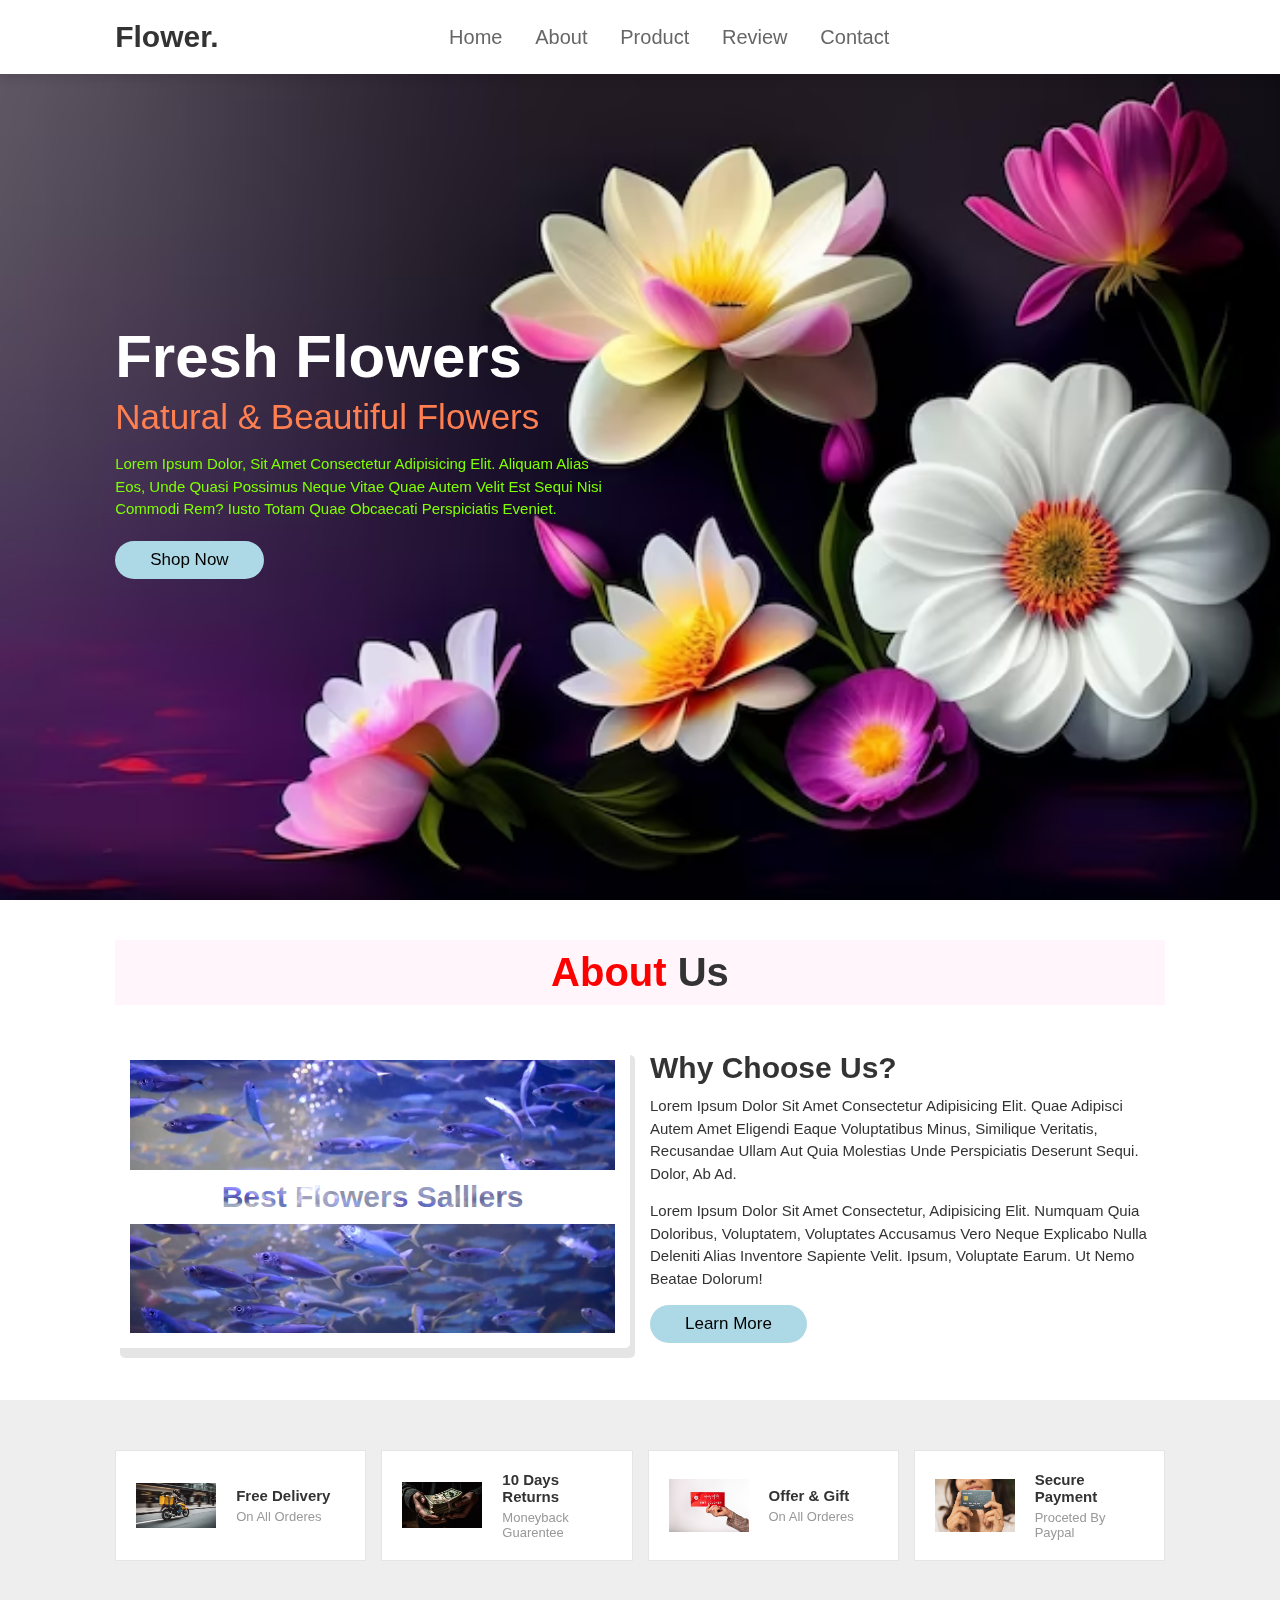
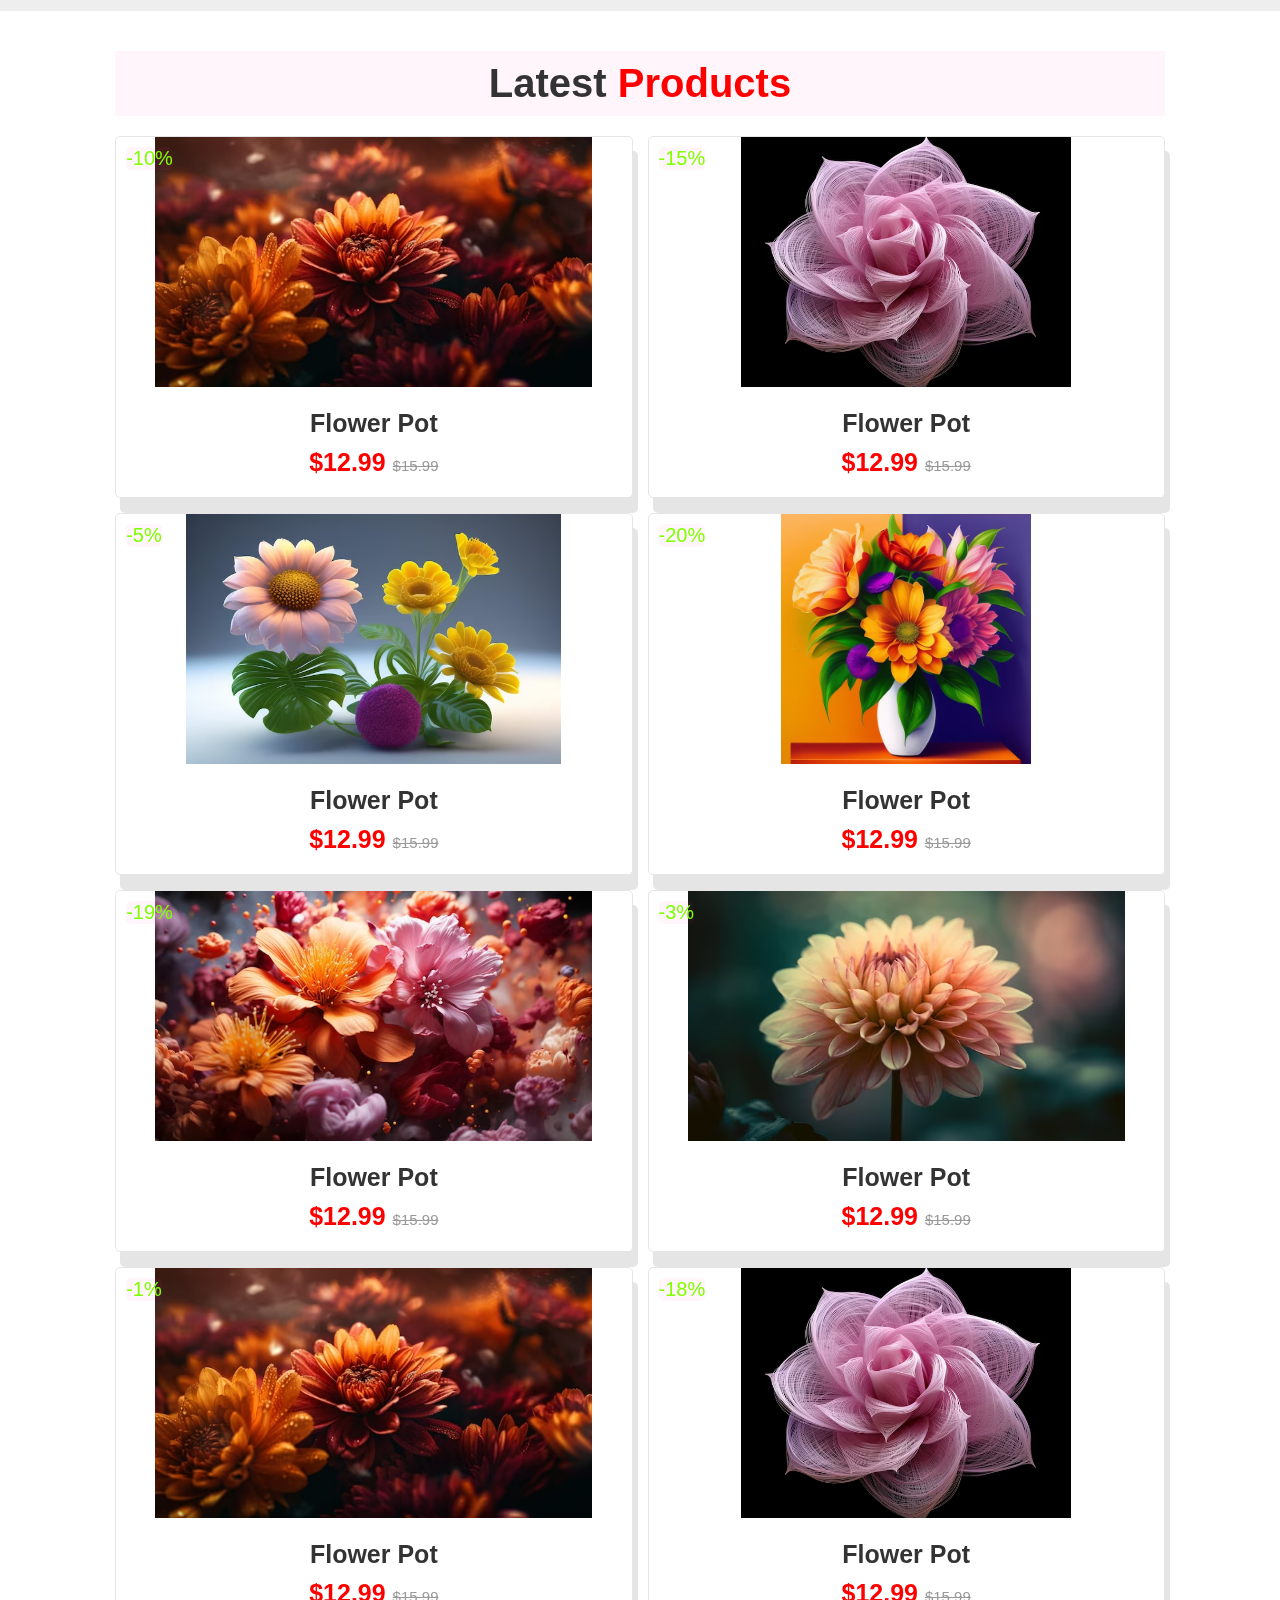
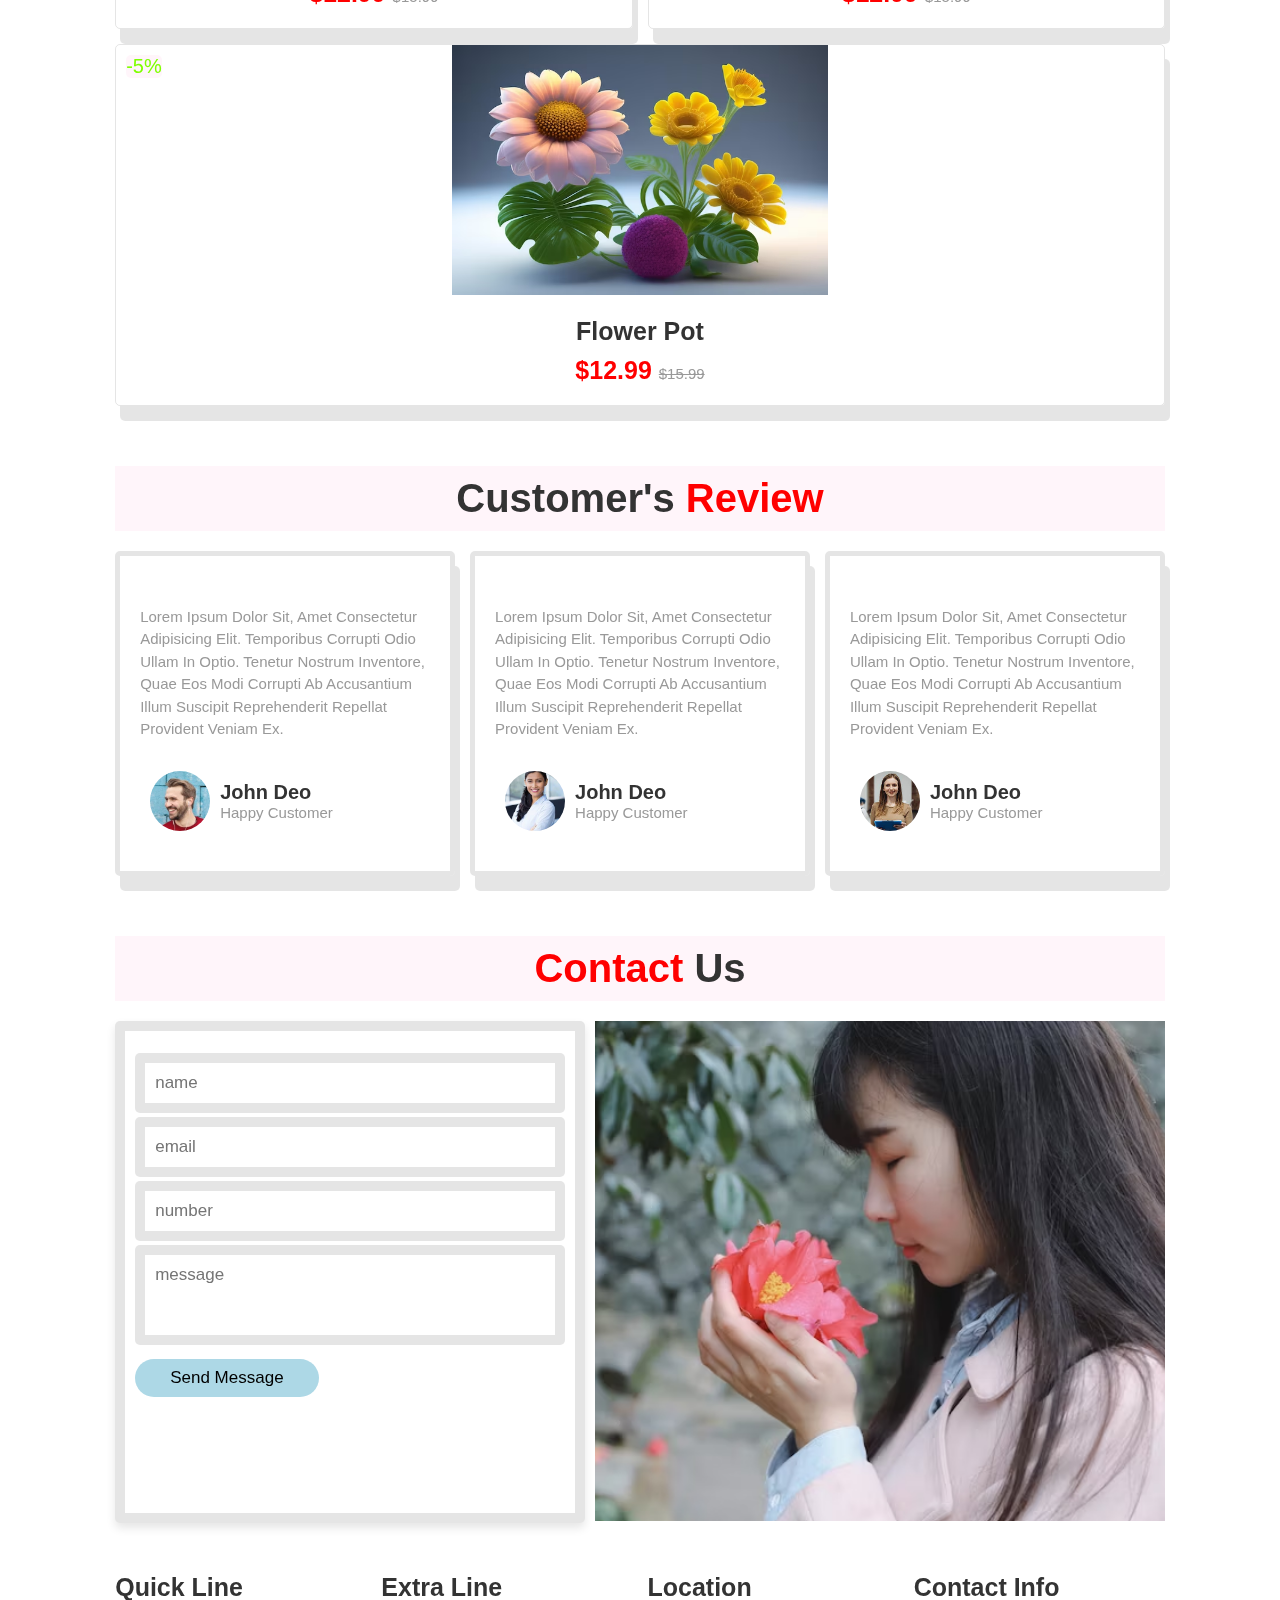
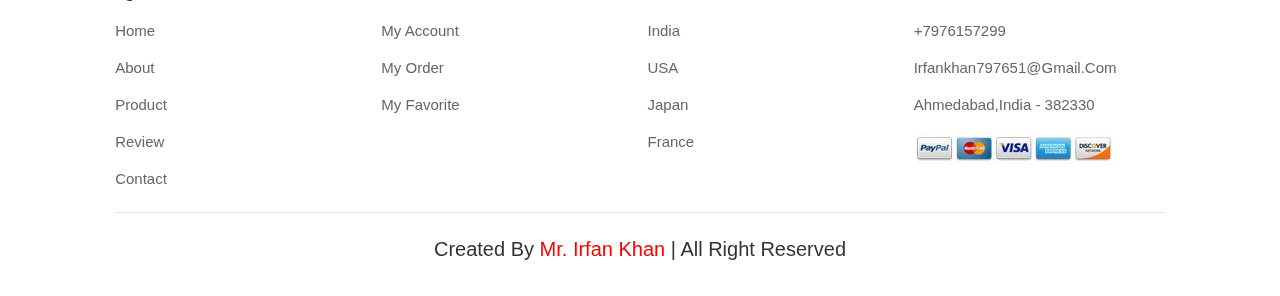
<file: flex/index.html>
<!DOCTYPE html>
<html lang="en">
<head>
    <meta charset="UTF-8">
    <meta name="viewport" content="width=device-width, initial-scale=1.0">
    <title>Document</title>
    <link rel="stylesheet" href="style.css">
    <link rel="stylesheet" href="https://cdnjs.cloudflare.com/ajax/libs/font-awesome/6.5.1/css/all.min.css" integrity="sha512-DTOQO9RWCH3ppGqcWaEA1BIZOC6xxalwEsw9c2QQeAIftl+Vegovlnee1c9QX4TctnWMn13TZye+giMm8e2LwA==" crossorigin="anonymous" referrerpolicy="no-referrer" />
</head>
<body>
    
    <!-- header start -->
    <header>
        <input type="checkbox" name="" id="toggler">
        <label for="toggler" class="fas fa-bars"></label>
        <a href="#" class="logo">Flower.</a>

        <nav class="navbar">
            <a href="#home">Home</a>
            <a href="#about">about</a>
            <a href="#product">product</a>
            <a href="#review">review</a>
            <a href="#contact">contact</a>
        </nav>

        <div class="icons">
            <a href="#" class="fas fa-heart"></a>
            <a href="#" class="fas fa-shopping-cart"></a>
            <a href="#" class="fas fa-user"></a>
        </div>
    </header>
    <!-- header end -->

    <!-- home section start -->
    <section class="home" id="home"> 
        <div class="content">
            <h3>Fresh Flowers</h3>
            <span>Natural & beautiful flowers</span>
            <p>Lorem ipsum dolor, sit amet consectetur adipisicing elit. Aliquam alias eos, unde quasi possimus neque vitae quae autem velit est sequi nisi commodi rem? Iusto totam quae obcaecati perspiciatis eveniet.</p>
            <a href="#" class="btn">Shop now</a>
        </div>
    </section>
    <!-- home section end -->

    <!-- about section start -->
    <section class="about" id="about">
        <h1 class="heading"> <span>about </span>us</h1>
        <div class="row">
            <div class="video-container">
                <video src="./Video/WhatsApp Video 2024-02-22 at 11.56.12.mp4" loop autoplay muted></video>
                <h3>Best Flowers Salllers</h3>
            </div>
            <div class="content">
                <h3>Why choose us?</h3>
                <p>Lorem ipsum dolor sit amet consectetur adipisicing elit. Quae adipisci autem amet eligendi eaque voluptatibus minus, similique veritatis, recusandae ullam aut quia molestias unde perspiciatis deserunt sequi. Dolor, ab ad.</p>
                <p>Lorem ipsum dolor sit amet consectetur, adipisicing elit. Numquam quia doloribus, voluptatem, voluptates accusamus vero neque explicabo nulla deleniti alias inventore sapiente velit. Ipsum, voluptate earum. Ut nemo beatae dolorum!</p>
                <a href="#" class="btn">Learn More</a>
            </div>
        </div>
    </section>
    <!-- about section end -->

    <!-- icons section start -->
    <section class="icons-container">
        <div class="icons">
            <img src="./Images/shipping.avif" alt="">
            <div class="info">
                <h3>free delivery</h3>
                <span>on all orderes</span>
            </div>
        </div>

        <div class="icons">
            <img src="./Images/money return.avif" alt="">
            <div class="info">
                <h3>10 days returns</h3>
                <span>moneyback guarentee</span>
            </div>
        </div>

        <div class="icons">
            <img src="./Images/gift-voucher.avif" alt="">
            <div class="info">
                <h3>offer & gift</h3>
                <span>on all orderes</span>
            </div>
        </div>

        <div class="icons">
            <img src="./Images/card.avif" alt="">
            <div class="info">
                <h3>secure payment</h3>
                <span>proceted by paypal</span>
            </div>
        </div>

    </section>
    <!-- icons section end -->

    
    <!-- product section start -->
    <section class="products" id="products">
        <h1 class="heading">Latest <span>products</span></h1>
        <div class="box-container">
            <div class="box">
                <span class="discount">-10%</span>
                <div class="image">
                    <img src="./Images/img1.avif" alt="">
                    <div class="icons">
                        <a href="#" class="fas fa-heart"></a>
                        <a href="#" class="cart-btn">add to cart</a>
                        <a href="#" class="fas fa-share"></a>
                    </div>
                </div>
                <div class="content">
                    <h3>Flower Pot</h3>
                    <div class="price"> $12.99 <span>$15.99</span></div>
                </div>
            </div>
            
            <div class="box">
                <span class="discount">-15%</span>
                <div class="image">
                    <img src="./Images/img2.avif" alt="">
                    <div class="icons">
                        <a href="#" class="fas fa-heart"></a>
                        <a href="#" class="cart-btn">add to cart</a>
                        <a href="#" class="fas fa-share"></a>
                    </div>
                </div>
                <div class="content">
                    <h3>Flower Pot</h3>
                    <div class="price"> $12.99 <span>$15.99</span></div>
                </div>
            </div>
                                                
            <div class="box">
                <span class="discount">-5%</span>
                <div class="image">
                    <img src="./Images/img3.avif" alt="">
                    <div class="icons">
                        <a href="#" class="fas fa-heart"></a>
                        <a href="#" class="cart-btn">add to cart</a>
                        <a href="#" class="fas fa-share"></a>
                    </div>
                </div>
                <div class="content">
                    <h3>Flower Pot</h3>
                    <div class="price"> $12.99 <span>$15.99</span></div>
                </div>
            </div>
                                            
            <div class="box">
                <span class="discount">-20%</span>
                <div class="image">
                    <img src="./Images/img4.avif" alt="">
                    <div class="icons">
                        <a href="#" class="fas fa-heart"></a>
                        <a href="#" class="cart-btn">add to cart</a>
                        <a href="#" class="fas fa-share"></a>
                    </div>
                </div>
                <div class="content">
                    <h3>Flower Pot</h3>
                    <div class="price"> $12.99 <span>$15.99</span></div>
                </div>
            </div>
                                                
            <div class="box">
                <span class="discount">-19%</span>
                <div class="image">
                    <img src="./Images/img5.avif" alt="">
                    <div class="icons">
                        <a href="#" class="fas fa-heart"></a>
                        <a href="#" class="cart-btn">add to cart</a>
                        <a href="#" class="fas fa-share"></a>
                    </div>
                </div>
                <div class="content">
                    <h3>Flower Pot</h3>
                    <div class="price"> $12.99 <span>$15.99</span></div>
                </div>
            </div>             

            <div class="box">
                <span class="discount">-3%</span>
                <div class="image">
                    <img src="./Images/img6.avif" alt="">
                    <div class="icons">
                        <a href="#" class="fas fa-heart"></a>
                        <a href="#" class="cart-btn">add to cart</a>
                        <a href="#" class="fas fa-share"></a>
                    </div>
                </div>
                <div class="content">
                    <h3>Flower Pot</h3>
                    <div class="price"> $12.99 <span>$15.99</span></div>
                </div>    
            </div>
                                                
            <div class="box">
                <span class="discount">-1%</span>
                <div class="image">
                    <img src="./Images/img1.avif" alt="">
                    <div class="icons">
                        <a href="#" class="fas fa-heart"></a>
                        <a href="#" class="cart-btn">add to cart</a>
                        <a href="#" class="fas fa-share"></a>
                    </div>
                </div>
                <div class="content">
                    <h3>Flower Pot</h3>
                    <div class="price"> $12.99 <span>$15.99</span></div>
                </div>
            </div>
                                                
            <div class="box">
                <span class="discount">-18%</span>
                <div class="image">
                    <img src="./Images/img2.avif" alt="">
                    <div class="icons">
                        <a href="#" class="fas fa-heart"></a>
                        <a href="#" class="cart-btn">add to cart</a>
                        <a href="#" class="fas fa-share"></a>
                    </div>
                </div>
                <div class="content">
                    <h3>Flower Pot</h3>
                    <div class="price"> $12.99 <span>$15.99</span></div>
                </div>
            </div>
                                            
            <div class="box">
                <span class="discount">-5%</span>
                <div class="image">
                    <img src="./Images/img3.avif" alt="">
                    <div class="icons">
                        <a href="#" class="fas fa-heart"></a>
                        <a href="#" class="cart-btn">add to cart</a>
                        <a href="#" class="fas fa-share"></a>
                    </div>
                </div>
                <div class="content">
                    <h3>Flower Pot</h3>
                    <div class="price"> $12.99 <span>$15.99</span></div>
                </div>
            </div>
        </div>
    </section>
    <!-- product section end -->

    <!-- review section start -->
    <section class="review" id="review">
        <h1 class="heading">customer's <span>review</span></h1>

        <div class="box-container">
            <div class="box">
                <div class="stars">
                    <i class="fas fa-star"></i>
                    <i class="fas fa-star"></i>
                    <i class="fas fa-star"></i>
                    <i class="fas fa-star"></i>
                    <i class="fas fa-star"></i>
                </div>
                <p>Lorem ipsum dolor sit, amet consectetur adipisicing elit. Temporibus corrupti odio ullam in optio. Tenetur nostrum inventore, quae eos modi corrupti ab accusantium illum suscipit reprehenderit repellat provident veniam ex.</p>
                <div class="user">
                    <img src="./Images/img7.jpeg" alt="">
                    <div class="user-info">
                        <h3>John Deo</h3>
                        <span>Happy Customer</span>
                    </div>
                </div>
                <!-- <span class="fas fa-quote-right"></span> -->
            </div>

            <div class="box">
                <div class="stars">
                    <i class="fas fa-star"></i>
                    <i class="fas fa-star"></i>
                    <i class="fas fa-star"></i>
                    <i class="fas fa-star"></i>
                    <i class="fas fa-star"></i>
                </div>
                <p>Lorem ipsum dolor sit, amet consectetur adipisicing elit. Temporibus corrupti odio ullam in optio. Tenetur nostrum inventore, quae eos modi corrupti ab accusantium illum suscipit reprehenderit repellat provident veniam ex.</p>
                <div class="user">
                    <img src="./Images/img8.jpeg" alt="">
                    <div class="user-info">
                        <h3>John Deo</h3>
                        <span>Happy Customer</span>
                    </div>
                </div>
                <!-- <span class="fas fa-quote-right"></span> -->
            </div>

            <div class="box">
                <div class="stars">
                    <i class="fas fa-star"></i>
                    <i class="fas fa-star"></i>
                    <i class="fas fa-star"></i>
                    <i class="fas fa-star"></i>
                    <i class="fas fa-star"></i>
                </div>
                <p>Lorem ipsum dolor sit, amet consectetur adipisicing elit. Temporibus corrupti odio ullam in optio. Tenetur nostrum inventore, quae eos modi corrupti ab accusantium illum suscipit reprehenderit repellat provident veniam ex.</p>
                <div class="user">
                    <img src="./Images/img9.jpeg" alt="">
                    <div class="user-info">
                        <h3>John Deo</h3>
                        <span>Happy Customer</span>
                    </div>
                </div>
                <!-- <span class="fas fa-quote-right"></span> -->
            </div>
        </div>
    </section>
    <!-- review section end -->

    <!-- contact section start -->
    <section class="contact" id="contact">
        <h1 class="heading"> <span>contact</span> us</h1>
        <div class="row">
            <form action="">
                <input type="text" placeholder="name" class="box">
                <input type="email" placeholder="email" class="box">
                <input type="number" placeholder="number" class="box">
                <textarea name=""  class="box" placeholder="message" id="" cols="30" rows="10"></textarea>
                <input type="submit" value="send message" class="btn">
            </form>
            <div class="image">
                <img src="./Images/img10.avif" alt="">
            </div>
        </div>

    </section>
    <!-- contact section end -->

    <!-- footer section start -->
    <section class="footer">
        <div class="box-container">
            <div class="box">
                <h3>quick line</h3>
                <a href="#">home</a>
                <a href="#">about</a>
                <a href="#">product</a>
                <a href="#">review</a>
                <a href="#">contact</a>
            </div>

            <div class="box">
                <h3>extra line</h3>
                <a href="#">my account</a>
                <a href="#">my order</a>
                <a href="#">my favorite</a>
            </div>

            <div class="box">
                <h3>location</h3>
                <a href="#">india</a>
                <a href="#">USA</a>
                <a href="#">Japan</a>
                <a href="#">france</a>
            </div>

            <div class="box">
                <h3>contact info</h3>
                <a href="#">+7976157299</a>
                <a href="#">irfankhan797651@gmail.com</a>
                <a href="#">Ahmedabad,india - 382330</a>
                <img src="./Images/payment-card.jpeg" alt="">
            </div>
        </div>

        <div class="credit">
            created by <span>Mr. Irfan khan</span> | all right reserved
        </div>
    </section>



    <!-- footer section end -->



</body>
</html>
</file>
<file: css/style.css>
@import url('https://fonts.googleapis.com/css2?family=Lobster+Two:ital,wght@0,400;0,700;1,400;1,700&family=Rubik:ital,wght@0,300;0,400;0,500;0,600;0,700;1,300;1,400;1,500;1,600&display=swap');

* {
    box-sizing: border-box;
    padding: 0;
    margin: 0;
    text-decoration: none;
    list-style: none;
}

.body {
    scroll-behavior: smooth;
    font-family: 'lobster Two';
}

.preloader {
    top: 0;
    left: 0;
    width: 100%;
    height: 100vh;
    background: black;
    display: flex;
    justify-content: center;
    align-items: center;
    z-index: 9999;
    overflow-X: hidden;

}

.loader {
    width: 80%;
    height: auto;
    animation: spin 2s infinite;
    text-align: center;
    font-size: 25px;
    font-weight: 1000;
    color: whitesmoke;
    font-family: cursive;
}

@keyframes spin {
    0% {
        transform: translateX(-200px)
    }

    100% {
        transform: translateX(300px);
    }
}

.main {
    display: none;
    transition: 1s ease all;
}

.padding-15 {
    padding: 0 15px;
}

.nav {
    width: 270px;
    background-image: url(/image/ash-edmonds-XZ0xN0hmpi4-unsplash.jpg);
    background-size: cover;
    background-position: center;
    position: fixed;
    left: 0;
    top: 0;
    z-index: 10;
    height: 100%;
    display: flex;
    justify-content: center;
    align-items: center;
    border-right: 1px solid rgb(165, 164, 164, .2);
}

.main-content {
    padding-left: 270px;
}

.section {
    background: rgb(243, 235, 235);
    min-height: 100vh;
    display: block;
    left: 270px;
    top: 0;
    right: 0;
    z-index: 0;
    opacity: 1;
}

.container {
    max-width: 1100px;
    width: 100%;
    margin: auto;

}

.nav-toggler {
    height: 40px;
    width: 45px;
    cursor: pointer;
    font-size: 30px;
    position: fixed;
    left: 10px;
    top: 20px;
    display: none;

}

.logo {
    position: absolute;
    top: 50px;
    font-size: 30px;
    text-transform: capitalize;
}

.logo a {
    color: whitesmoke;
    font-weight: 700;
    padding: 15px 20px;
    font-size: 30px;
    letter-spacing: 5px;
    position: relative;
    display: inline-block;
    transition: 1s ease all;
}

.logo a::before {
    content: "";
    position: absolute;
    width: 20px;
    height: 20px;
    border-bottom: 5px solid coral;
    border-left: 5px solid coral;
    bottom: 0;
    left: 0;
}

.logo a::after {
    content: "";
    position: absolute;
    width: 20px;
    height: 20px;
    border-top: 5px solid coral;
    border-right: 5px solid coral;
    top: 0;
    right: 0;
}

.logo a:hover {
    color: rgba(0, 233, 255, 1.5);
    transform: scale(1.1);
    box-shadow: 0px 0px 5px rgba(0, 233, 255, 1.5);
}

.logo a span {
    font-family: 'clicker Script', cursive;
    font-family: 40px;

}

.navbar {
    height: auto;
    margin-top: 20%;
}

.navbar ul li {
    text-align: center;
    border-bottom: 1px solid rgba(165, 164, 164, 0.2);
    font-family: sans-serif;
}

.navbar a {
    font-weight: 400;
    font-size: 20px;
    color: whitesmoke;
    padding: 5px;
    margin-top: 10px;
    display: inline-block;
    transition: 1s ease all;
}

.navbar a:hover {
    transform: scale(1.2);
    color: rgba(0, 233, 255, 1.5);
    box-shadow: 0px 0px 5px rgba(0, 233, 255, 1.5);

}

/* ------------home section--------- */
.home {
    background-image: url(/image/florian-olivo-4hbJ-eymZ1o-unsplash.jpg);
    background-size: cover;
    background-position: center;
    display: flex;
    justify-content: center;
    align-items: center;
}
.home .container
{
    flex: 0 0 50%;
    max-width: 50%;
}

.socialicon {
    transform: translate(60px, 0px);
}

.socialicon a {
    font-size: 20px;
    padding-right: 20px;
    color: white;
    text-align: center;
}

.socialicon a i {
    background-color: black;
    border-radius: 50%;
    padding: 10px;
    transition: 1s ease all;
}

.socialicon a i:hover {
    background-color: coral;
    transform: scale(1.2);
    color: black;
    box-shadow: 0px 0px 5px rgba(0, 233, 255, 1.5);
}

.information {
    margin-top: 80px;
    padding: 10px;
    color: white;
    cursor: pointer;
    transform: translate(60px, 0px);
}

.information h3 {
    font-size: 30px;
    font-weight: 600;
    letter-spacing: 2px;
}

.information h1 {
    margin-top: 10px;
    font-size: 50px;
    font-weight: 800;
    letter-spacing: 2px;
    font-family: cursive;
}

.information p {
    margin-top: 40px;
    font-size: 20px;
    font-weight: 500;
}

.btn {
    margin-top: 100px;
    margin-left: 50px;
}

.btn a {
    background-color: coral;
    padding: 15px 20px;
    border-radius: 15px;
    color: white;
    text-align: center;
    font-size: 20px;
    display: inline-block;
    transition: 1s ease all;
}

.btn a:hover {
    background-color: coral;
    transform: scale(1.1);
    color: rgba(0, 233, 255, 1.5);
    box-shadow: 0px 0px 10px rgba(0, 233, 255, 1.5);
}

.profileimage {
    transform: translate(-70px, 0px);
    border-radius: 50%;
    padding: 5px;
    flex: 0 0 50%;
    max-width: 50%;
}

.profileimage img {
    float: right;
    height: 250px;
    width: 250px;
    object-fit: cover;
    object-position: center;
    border-radius: 50%;

}

/* ------------about section-------- */
section .container {
    padding-top: 60px;

}

.section-title {
    flex: 0 0 100%;
    max-width: 100%;
    margin-bottom: 60px;
}

.section-title h2 {
    font-size: 40px;
    font-weight: 700;
    font-family: fantasy;
    position: relative;
    letter-spacing: 2px;
}

.section-title h2::before {
    content: "";
    height: 4px;
    width: 80px;
    background-color: red;
    position: absolute;
    top: 100%;
    left: 0;
}

.section-title h2::after {
    content: "";
    height: 4px;
    width: 40px;
    background-color: red;
    position: absolute;
    top: 100%;
    left: 0;
    margin-top: 8px;
}

.row {
    display: flex;
    flex-wrap: wrap;
}

.about-content {
    flex: 0 0 100%;
    max-width: 100%;
}

.about-self {
    text-align: center;
    margin-top: 10px;
}

.about-self h1 {
    margin-bottom: 10px;
    font-weight: 600;
    font-size: 35PX;
    color: black;
    font-family: sans-serif;
}

.about-self p {
    line-height: 25Px;
    font-size: 18px;
    font-weight: 600;
    color: black;
}

.personalinfo {
    flex: 0 0 60%;
    max-width: 60%;
    margin-top: 40px;
    border-right: 1px solid rgb(201, 197, 197);
}

.skills {
    flex: 0 0 40%;
    max-width: 40%;
    margin-top: 40px;
}

.personalinfo h3 {
    text-align: center;
    font-size: 25px;
    margin-bottom: 20px;
    font-weight: 700;
    text-transform: uppercase;
    font-family: cursive;
}

.info {
    flex: 0 0 50%;
    max-width: 50%;
    padding: 20px 15px;
}

.info p {
    font-size: 15px;
    font-weight: 700;
}

.info span {
    font-size: 15px;
    font-weight: 300;
    color: rgb(90, 88, 88);
    margin-left: 4px;
}

.skills {
    flex: 0 0 40%;
    max-width: 40%;
}

.skills h3 {
    text-align: center;
    margin-bottom: 20px;
    font-size: 25px;
    font-weight: 700;
    text-transform: uppercase;
    font-family: cursive;
}

.skills .skillsitem {
    flex: 0 0 100%;
    max-width: 100%;
    margin-bottom: 20px;
}

.skillsitem h5 {
    line-height: 40px;
    font-weight: 600;
}

.skillsitem .progress {
    height: 7px;
    width: 100%;
    border-radius: 4px;
    background-color: rgb(146, 143, 143);
    position: relative;
}

.skillsitem .progress .progressbar {
    position: absolute;
    top: 0;
    left: 0;
    height: 100%;
    border-radius: 4px;
    background-color: red;
}

.skillsitem .skillpercentage {
    position: absolute;
    top: -30px;
    right: 0;
    font-size: 15px;
    color: rgb(102, 101, 101);
}

/* .............portfolio section...... */
.portcontainer {
    padding-top: 60px;
}

.project-gallery {
    display: flex;
    flex-wrap: wrap;
    justify-content: space-between;
}

.project-gallery .site1 {
    height: 150%;
    flex: 0 0 32%;
    max-width: 32%;
    position: relative;
    overflow: hidden;
}

.project-gallery .site1 img {
    height: 100%;
    width: 100%;
    object-fit: cover;
}

.site1::before {
    content: "";
    height: 100%;
    width: 100%;
    background: rgba(0, 0, 0, .3);
    position: absolute;
    top: 80%;
    left: -100%;
    transition: 1s ease all;
}

.site1:hover::before {
    top: 0;
    left: 0;
}

.site1 h3 {
    color: black;
    position: absolute;
    top: 45%;
    left: 30%;
    font-size: 30px;
    font-weight: 800;
    opacity: 0;
    text-transform: uppercase;
    transition: 1s ease all;
}

.site1:hover h3 {
    opacity: 1;
    color: rgb(255, 0, 0);
    border-bottom: 5px solid white;
}

.site1:hover {
    box-shadow: 0px 0px 10px rgba(0, 233, 255, 1.5);
}

.projinfo {
    position: absolute;
    top: 100%;
    color: black;
}

/* .........contact section........  */
.contact-container {
    padding-top: 60px;
    padding-bottom: 60px;
    width: 1100px;
    max-width: 100%;
    height: 100vh;
    background-image: linear-gradient(rgba(0, 0, 0, 0.3), #3551b5), url(/image/pexels-pixabay-33109.jpg);
    background-position: center;
    background-size: cover;

}

.submitform {
    width: 100%;
    display: flex;
    flex-wrap: wrap;
    align-items: center;
    justify-content: center;
}

form {
    width: 90%;
    max-width: 600px;
}

.input-name {
    margin-bottom: 30px;
    position: relative;
}

input,
textarea {
    width: 100%;
    padding: 10px;
    outline: 0;
    font-size: 18px;
    color: white;
    background: transparent;
    border: 1px solid white;
    border-radius: 10px;
    cursor: text;
}

input:hover,
textarea:hover {
    box-shadow: 0px 0px 10px rgba(0, 233, 255, 1.5);
    border: inset 1px;
}

label {
    color: white;
    padding: 10px;
    position: absolute;
    top: 0;
    left: 0;
    transition: 1s ease all;
}

input:focus~label,
input:valid~label,
textarea:focus~label,
textarea:valid~label {
    top: -35px;
}

.btn1 {
    margin: 0px 40%;
}

button {
    padding: 10px;
    text-align: center;
    background: transparent;
    color: white;
    border-radius: 10px;
    cursor: pointer;
}

button:hover {
    box-shadow: 0px 0px 10px rgba(0, 233, 255, 1.5);
    border: inset 1px white;
}

.row1 {
    display: flex;
    flex-wrap: wrap;
    justify-content: space-between;
    align-items: center;
}

.row1 .input-name {
    flex-basis: 48%;
}
</file>
<file: css/media.css>
@media(max-width:1189px)
{
    .personalinfo
    {
        flex: 0 0 100%;
        max-width: 100%;
    }
    .skills
    {
        flex: 0 0 100%;
        max-width: 100%;
    }
}
@media(max-width:1049px)
{
    .information h3 
    {
        font-size: 25px;
    }
    .information h1 
    {
        font-size: 30px;
    }
    .information p 
    {
        font-size: 20px;
    }
}

@media(max-width:896px)
{
    .home .container 
    {
        padding: 0px;
        margin-left: 10px;
        /* line-height: 30px; */
    }
    .profileimage
    {
        margin-left: 80px;
    }
}
@media (max-width:767px)
{

    .nav.hide
    {
        left: -400px;
    }

    .main-content
    {
        padding-left: 0;
    }
    .nav-toggler 
    {
        display: block;
        color: white;
        /* margin-right: 100%; */
    }
    .nav
    {
        width: 50%;
        height: 100vh;
        left:-380px;
        overflow: hidden;
        background-color: rgba(159, 159, 247,.8);  
    }
    
    .nav.active
    {
        left: 0px;
        transition: 1s ease all;  

    }
    .nav .navbar ul
    {
        width: 100%;
        height: 300px;
        top: 0;
        right: 0;
        left: 270px;
    }
    .nav .navbar ul li
    {
        width: 100%;
        padding: 10px;
        top: 60px;
    }
    .nav ul li a
    {
        line-height: 40px;
        width: 100%;
        height: 100%;
    }
    .project-gallery .site1
    {
        flex: 0 0 100%;
        max-width: 100%;
        height: 300px;
        margin-bottom: 30px;
    }
    .row1 .input-name
    {
        flex-basis: 100%;
    }
    .btn1
    {
        margin: 0px 35%;
        margin-bottom:10px ;
    }
    .contact-container
    {
        padding-top:60px ;
        height: auto;
    }
    .input-name
    {
        margin-bottom: 20px;
    }
    label
    {
        font-size: 14px;
    }
    input:focus~label,
    input:valid~label,
    textarea:focus~label,
    textarea:valid~label
    {
        top: -30px;
    }
    .information h3
    {
        font-size: 25px;
    }
    
        
    
}
@media (max-width:570px)
{
    .profileimage
    {
        margin-left:130px;
    }
    .profileimage img 
    {
        height: 200px;
        width: 200px;
        margin-left :40px;
    }
    .socialicon a
    {
        padding-right: 5px;
        font-size:18px;
    }
    .socialicon
    {
        margin-bottom:100px;
    }
    .information h3
    {
        font-size: 20px;
    }
    .information h1
    {
        font-family:none;
        font-size:40px;
    }
    .information p
    {
        margin-top: 20px;
        font-size: 20px;
        font-weight: 600;
    }
    .btn a 
    {
        padding: 10px 20px;
        border-radius: 15px;
        font-size: 9px;
        font-weight:500;
        text-align:none;
        float:start;
    }
    .btn
    {
        margin-top:20px;
        margin-left:50px;
        flex-basis:100%;
    }
    .section-title h2
    {
    font-size: 30px;
    font-family: none;
    letter-spacing: 1px;
    }
    
    
    .about-self h1
    {
    font-size: 25PX;
    }

    .about-self p 
    {
    font-size: 10px;
    }

    .personalinfo h3 {
    font-size: 25px;
    font-family: none;
    }

    .skills h3 
    {
    font-family: none;
    }
    .info
    {
    flex: 0 0 60%;
    max-width: 60%;
    padding: 20px 10px;
    }
    .home
    {
    background-image: url(/image/florian-olivo-4hbJ-eymZ1o-unsplash.jpg);
    }


}
</file>
<file: Bootstrap/style.css>
.bg1{
    background-color: rgba(168,215,65,255);
}

@keyframes right{
    from {transform: rotate(0deg);}
    to {transform: rotate(10deg);} 
}

.btn{
    background-color: black;
    color: white;
    border: 2px solid white;
    font-size: 25px;
    transform: rotate(0deg);
    transition: 0.4s;
    
}
.btn:hover{
    /* animation: right 1s; */
    transform: rotate(6deg);
    background-color: white;
    border: 2px solid black;
    box-shadow: 0 5px 10px black;
    color: black;
}
#icon{
    color: rgba(168,215,65,255);
}
.card{
    border: none;
}

.first{
    transform: rotate(0deg);
    transition: 0.4s;
}
.first:hover{
    transform: rotate(-1deg);
}
#row{
    background-color: rgba(168,215,65,255);
}
.item-wrapper{
    overflow: hidden;
    transform: rotate(0deg);
    transition: 0.4s;
}
.item-wrapper:hover{
    transform: rotate(-3deg);
}
#item{
    /* background-color: rgba(238,238,238,255); */
    overflow: hidden;
    transform: rotate(0deg);
    transition: 0.4s;
}
#item:hover{
    box-shadow: 0 5px 10px black;
    transform: rotate(-3deg);
}
.buy{
    background-color: rgba(168,215,65,255) ;
    color: black;
}
#box{
    overflow: hidden;
    position: relative;
}
#you{
    position: absolute;
    top: 38%;
    left: 45%;
    color: rgba(168,215,65,255);
}
#you:hover{
    color: rgba(168,215,65,0.8);
}
textarea{
    height: 200px;
}
input{
    height: 60px;
}
</file>
<file: flex/style.css>
/* :root */
/* {  */
    /* --pink:aqua */
/* }  */

*
{
    margin: 0;
    padding: 0;
    box-sizing: border-box;
    font-family: Verdana, Geneva, Tahoma, sans-serif;
    outline: none;
    border: none;
    text-decoration: none;
    text-transform: capitalize;
    transition: .2s linear;
}
html
{
    font-size: 62.5%;
    scroll-behavior: smooth;
    scroll-padding-top: 6rem;
    overflow-x: hidden;
}
section
{
    padding: 2rem 9%;
}
.heading
{
    text-align: center;
    font-size: 4rem;
    color: #333;
    padding: 1rem;
    margin: 2rem 0;
    background: rgba(255, 51, 151, .05);
}
.heading span
{
    color: red;
}
.btn
{
    display: inline-block;
    margin-top: 1rem;
    border-radius: 5rem;
    background: lightblue;
    color: black;
    padding: .9rem 3.5rem;
    cursor: pointer;
    font-size: 1.7rem;
}
.btn:hover
{
    background: red;
}
header
{
    position: fixed;
    top: 0;
    left: 0;
    right: 0;
    background: #fff;
    padding: 2rem 9%;
    display: flex;
    align-items: center;
    justify-content: space-between;
    z-index: 1000;
    box-shadow: 0 .5rem 1rem rgba(0,0,0,.1);
}
header .logo
{
    font-size: 3rem;
    color: #333;
    font-weight: bolder;
}
header .navbar a
{
    font-size: 2rem;
    padding: 0 1.5rem;
    color: #666;
}
header .navbar a:hover
{
    color: coral;
}
header .icons a
{
    font-size: 2.5rem;
    color: #333;
    margin-left: 1.5rem;
}
header .icons a:hover
{
    color: coral;
}
header #toggler
{
    display: none;
}
header .fa-bars
{
    font-size: 3rem;
    color: #333;
    border-radius: 8px;
    padding: .5rem 1.5rem;
    cursor: pointer;
    border: .1rem solid rgba(0, 0, 0, .3);
    display: none;
}

.home
{
    display: flex;
    align-items: center;
    min-height: 100vh;
    background: url(./Images/background\ image.avif) no-repeat;
    background-size: cover;
    background-position: center;
}
.home .content
{
    max-width: 50rem;
}
.home .content h3
{
    font-size: 6rem;
    color: #fff;
}
.home .content span
{
    font-size: 3.5rem;
    color: coral;
    padding: 1rem 0;
    line-height: 1.5;
}
.home .content p
{
    font-size: 1.5rem;
    color: chartreuse;
    padding: 1rem 0;
    line-height: 1.5;
}


/* about section start */
.about .row 
{
    display: flex;
    align-items: center;
    gap: 2rem;
    flex-wrap: wrap;
    padding: 2rem 0;
    padding-bottom: 3rem;

}
.about .row .video-container
{
    flex: 1 1 40rem;
    position: relative;
}
.about .row .video-container video
{
    width: 100%;
    border: 1.5rem solid #fff;
    border-radius: .5rem;
    box-shadow: 0.5rem 1rem rgba(0, 0, 0, .1);
    height: 100%;
    object-fit: cover;
}
.about .row .video-container h3
{
    position: absolute;
    top: 50%;
    transform: translateY(-50%);
    font-size: 3rem;
    color: #333;
    background: #fff;
    width: 100%;
    padding: 1rem 2rem;
    text-align: center;
    mix-blend-mode: screen;
}
.about .row .content
{
    flex: 1 1 40rem;
}
.about .row .content h3
{
    font-size: 3rem;
    color: #333;
}
.about .row .content p
{
    font-size: 1.5rem;
    color: #333; 
    padding: .5rem 0;
    padding-top: 1rem;
    line-height: 1.5;  
}
/* about section end */

/* icons section start */
.icons-container
{
    background: #eee;
    display: flex;
    flex-wrap: wrap;
    gap: 1.5rem;
    padding-top: 5rem;
    padding-bottom: 5rem;
}
.icons-container .icons img
{
    margin-right: 2rem;
    width: 80px;
}
.icons-container .icons
{
    background: #fff;
    border: .1rem solid rgba(0, 0, 0, .1);
    padding: 2rem;
    display: flex;
    align-items: center;
    flex: 1 1 25rem;
}
.icons-container .icons h3
{
    color: #333;
    padding-bottom: .5rem;
    font-size: 1.5rem;
}
.icons-container .icons span
{
    color: #999;
    font-size: 1.3rem;
}
/* icons section end  */

/* product section start */
.products .box-container
{
    display: flex;
    flex-wrap: wrap;
    gap: 1.5rem;
}

.products .box-container .box
{
    flex: 1 1 30rem;
    box-shadow: 0.5rem 1.5rem rgba(0, 0, 0, .1);
    border-radius: .5rem;
    border: .1rem solid rgba(0, 0, 0, .1);
    position: relative;
}
.products .box-container .box .discount
{
    position: absolute;
    top: 1rem;
    left: 1rem;
    /* padding: 7rem 1rem; */
    font-size: 2rem;
    color: chartreuse;
    background: rgba(255, 51, 153, .05);
    z-index: 1;
    border-radius: .5rem;
}
.products .box-container .box .image
{
    position: relative;
    text-align: center;
    /* padding-top: 2rem; */
    overflow: hidden;
}
.products .box-container .box img
{
    height: 25rem;
}
.products .box-container .box:hover img
{
    transform: scale(1.1);
}
.products .box-container .box .image .icons
{
    position: absolute;
    bottom: -7rem;
    left: 0;
    right: 0;
    display: flex;
}
.products .box-container .box:hover .image .icons
{
    bottom: 0;
    transition: 1s;
}
.products .box-container .box .image .icons a
{
    height: 5rem;
    line-height: 5rem;
    font-size: 2rem;
    width: 50%;
    background: red;
    color: #fff;
}
.products .box-container .box .image .icons .cart-btn
{
    border-left: .1rem solid #fff7;
    border-right: .1rem solid #fff7;
    width: 100%;
}
.products .box-container .box .image .icons a:hover
{
    background: #333;
}
.products .box-container .box .content
{
    padding: 2rem;
    text-align: center;
}
.products .box-container .box .content h3
{
    font-size: 2.5rem;
    color: #333;
}
.products .box-container .box .content .price
{
    font-size: 2.5rem;
    color: red;
    font-weight: bolder;
    padding-top: 1rem;
}
.products .box-container .box .content span
{
    font-size: 1.5rem;
    color: #999;
    font-weight: lighter;
    text-decoration: line-through;
}
/* product section end */

/* review section start */

.review .box-container
{
    display: flex;
    flex-wrap: wrap;
    gap: 1.5rem;
}
.review .box-container .box
{
    flex: 1 1 3rem;
    box-shadow: 0.5rem 1.5rem rgba(0, 0, 0, .1);
    border-radius: .5rem;
    padding: 3rem 2rem;
    position: relative;
    border: .5rem solid rgba(0, 0, 0, .1);
}
.review .box-container .box .fa-quote-right
{
    position: absolute;
    bottom: 3rem;
    right: 3rem;
    font-size: 6rem;
    color: #eee;
}
.review .box-container .box .stars i
{
    color: red;
    font-size: 2rem;
}
.review .box-container .box p
{
    color: #999;
    font-size: 1.5rem;
    line-height: 1.5;
    padding-top: 2rem;
}
.review .box-container .box .user
{
    display: flex;
    align-items: center;
    padding-top: 2rem;
}
.review .box-container .box .user img
{
    height: 6rem;
    width: 6rem;
    border-radius: 50%;
    object-fit: cover;
    margin: 1rem;
}
.review .box-container .box .user h3
{
    font-size: 2rem;
    color: #333;
}
.review .box-container .box .user span
{
    font-size: 1.5rem;
    color: #999;
}
/* review section end */

/* contact section start */
.contact .row
{
    display: flex;
    flex-wrap: wrap-reverse;
    gap: 1rem;
    /* align-items: center; */
}
.contact .row form
{
    flex: 1 1 20rem;
    padding: 2rem 1rem;
    box-shadow: 0 .5rem 1rem rgba(0, 0, 0, .1);
    border: 1rem solid rgba(0, 0, 0, .1);
    background: #fff;
    border-radius: .5rem;
}
.contact .row .image
{
    flex: 1 1 30rem;
}
.contact .row .image img
{
    width: 100%;
    height: 500px;
    object-fit: cover;
    
}
.contact .row form .box
{
    padding: 1rem;
    font-size: 1.7rem;
    color: #333;
    text-transform: none;
    border: 1rem solid rgba(0, 0, 0, .1);
    border-radius: .5rem;
    margin: .2rem 0;
    width: 100%;
}
.contact .row form .box:focus
{
    border-color: red;
}
.contact .row form textarea
{
    height: 10rem;
    resize: none;
}
/* contact section end */

/* footer section start */
.footer .box-container
{
    display: flex;
    flex-wrap: wrap;
    gap: 1.5rem;
}
.footer .box-container .box
{   
    flex:1 1 25rem;
}
.footer .box-container .box h3
{
    color: #333;
    font-size: 2.5rem;
    padding: 1rem 0;   
}
.footer .box-container .box a
{
    display: block;
    color: #666;
    font-size: 1.5rem;
    padding: 1rem 0;   
}
.footer .box-container .box a:hover
{
    color: red;
    text-decoration: underline;
}
.footer .box-container .box img
{
    margin-top: 1rem;
}
.footer .credit
{
    text-align: center;
    padding: 1.5rem;
    margin-top: 1.5rem;
    padding-top: 2.5rem;
    font-size: 2rem;
    color: #333;
    border-top: .1rem solid rgba(0, 0, 0, .1);
}
.footer .credit span
{
    color: red;
}
/* footer section end */


/* media query start */
@media(max-width:991px)
{
    html
   {
       font-size: 55%;
    }
    header
    {
        padding: 2rem;
    }
    section
    {
        padding: 2rem;
    }
    .home
    {
        background-position: left;
    }
}
@media(max-width:768px)
{
    header .fa-bars
    {
        display: block;
    }
    header .navbar
    {
        position: absolute;
        top: 100%;
        left: 0;
        right: 0;
        background: #eee;
        border-top: .1rem solid rgba(0, 0, 0, .1);
        /* clip-path: polygon(0 0,100% 0,100% 0,0 0); */
        display: none;
    }
    header #toggler:checked ~ .navbar
    {
        /* clip-path: polygon(0 0,100% 0,100% 0,0 0);    */
        display: block;
    }
    header .navbar a
    {
        margin: 1.5rem;
        padding: 1.5rem;
        background: #fff;
        border: .1rem solid rgba(0, 0, 0, .1);
        display: block;
    }
    .home .content h3
    {
        font-size: 5rem;
    }
    .home .content span
    {
        font-size: 2.5rem;
    }
    .icons-container .icons h3
    {
        font-size: 2rem;
    }
.icons-container .icons span
    {
        font-size: 1.7rem;
    }

}

@media(max-width:450px)
{
    html
{
    font-size: 50%;
}
.heading
{
    font-size: 3rem;
}
}
/* media query end */
</file>
